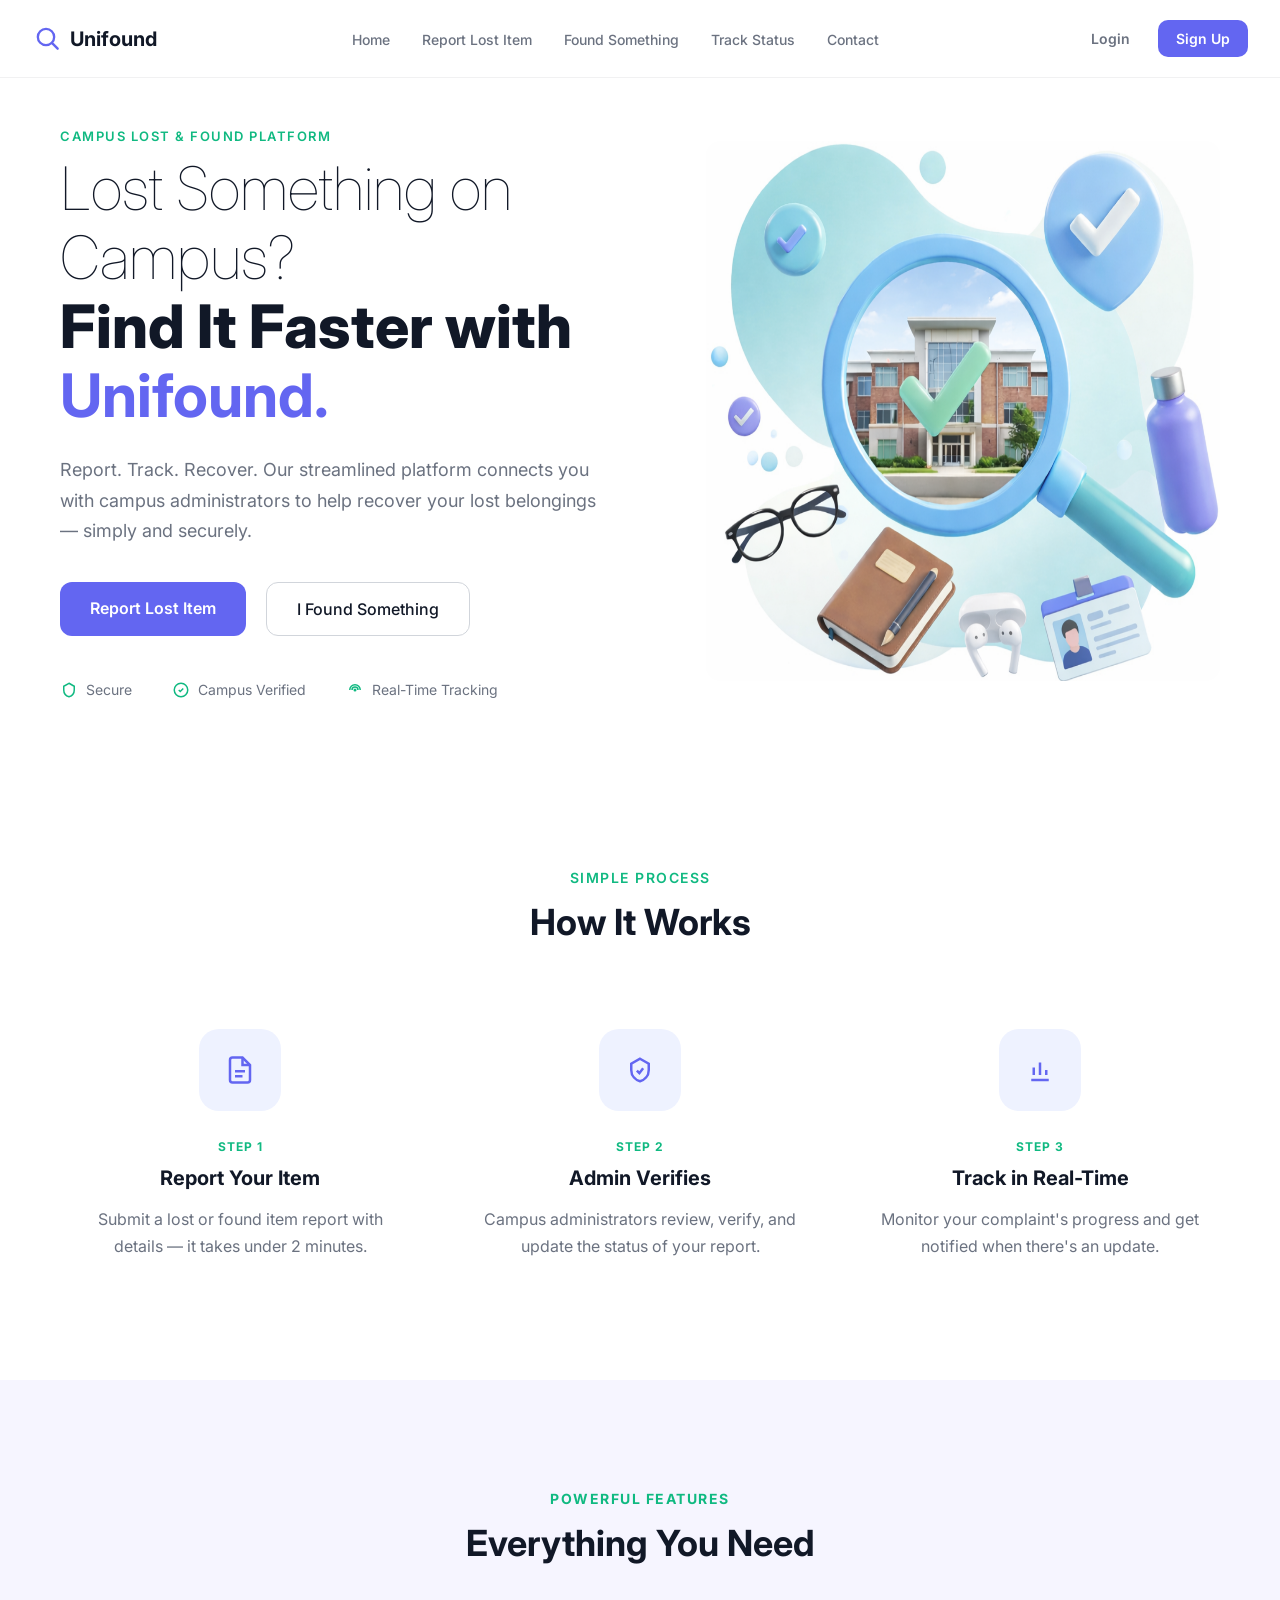
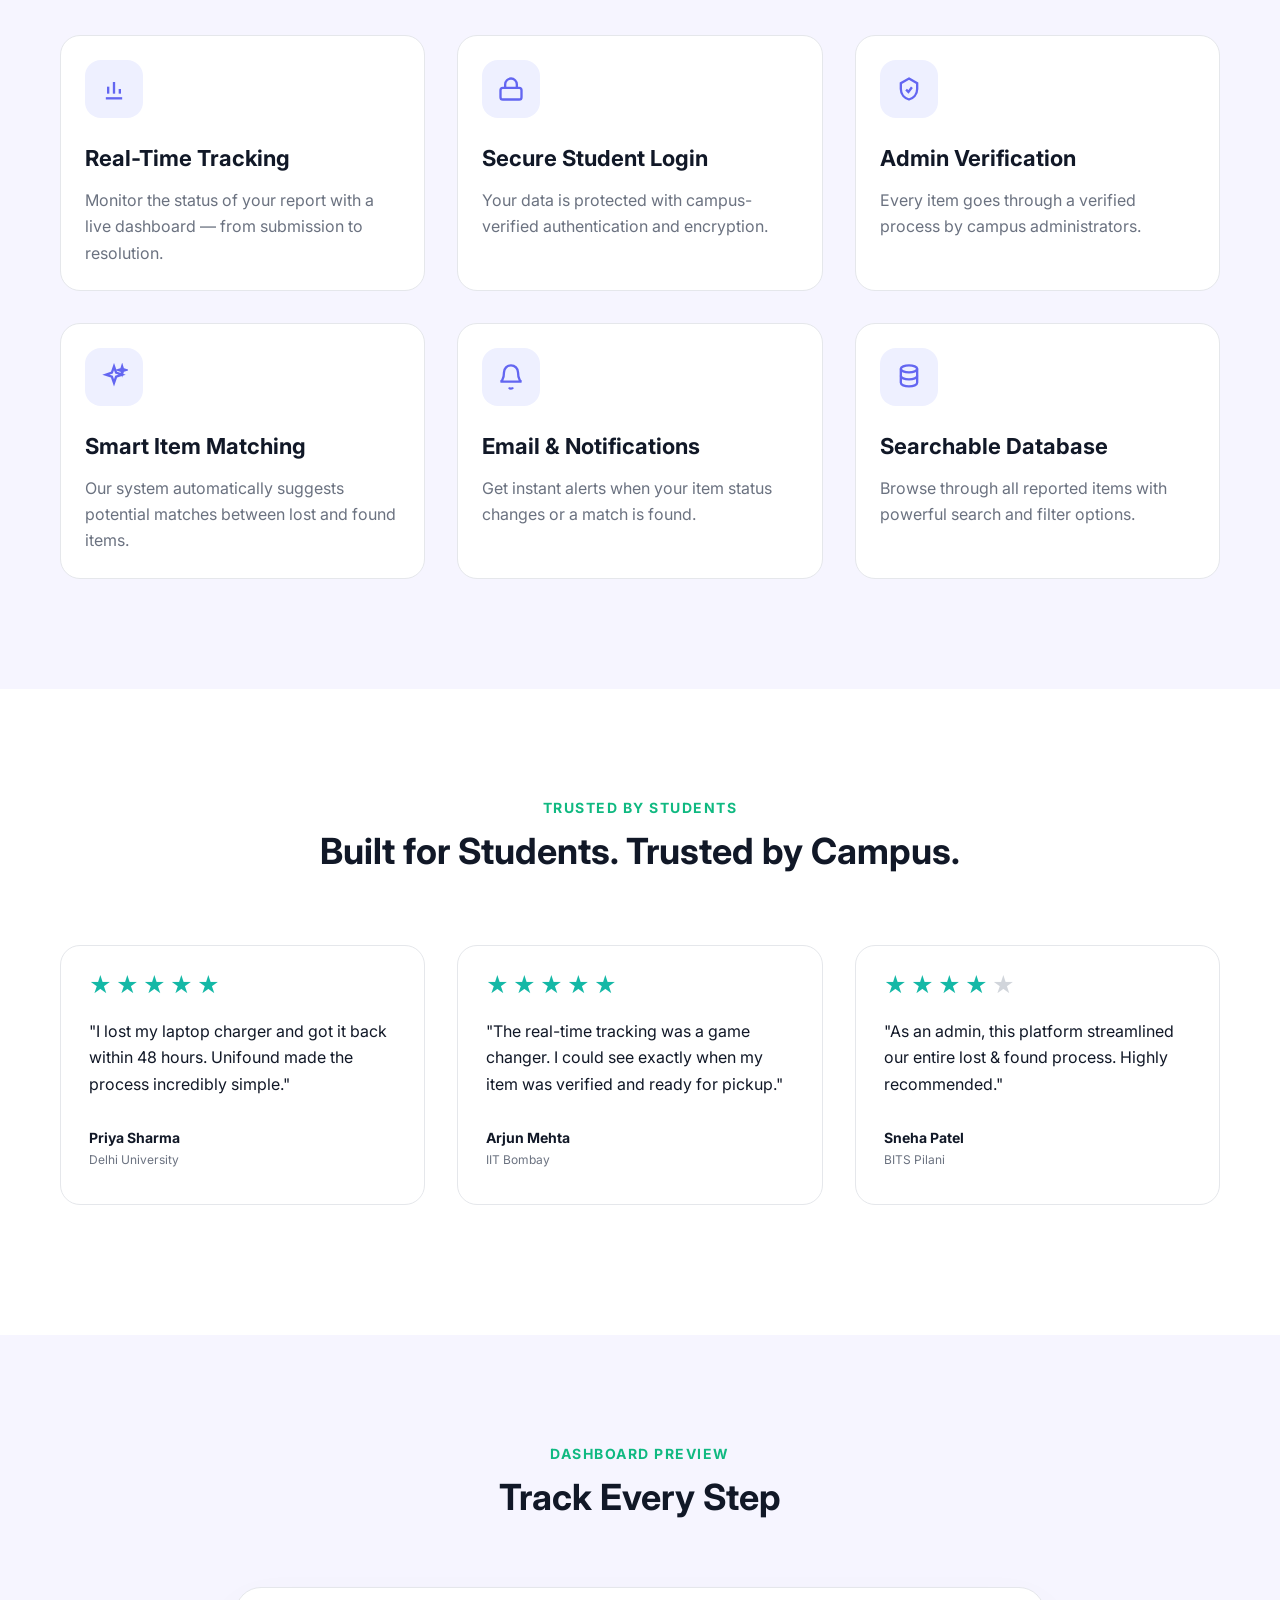
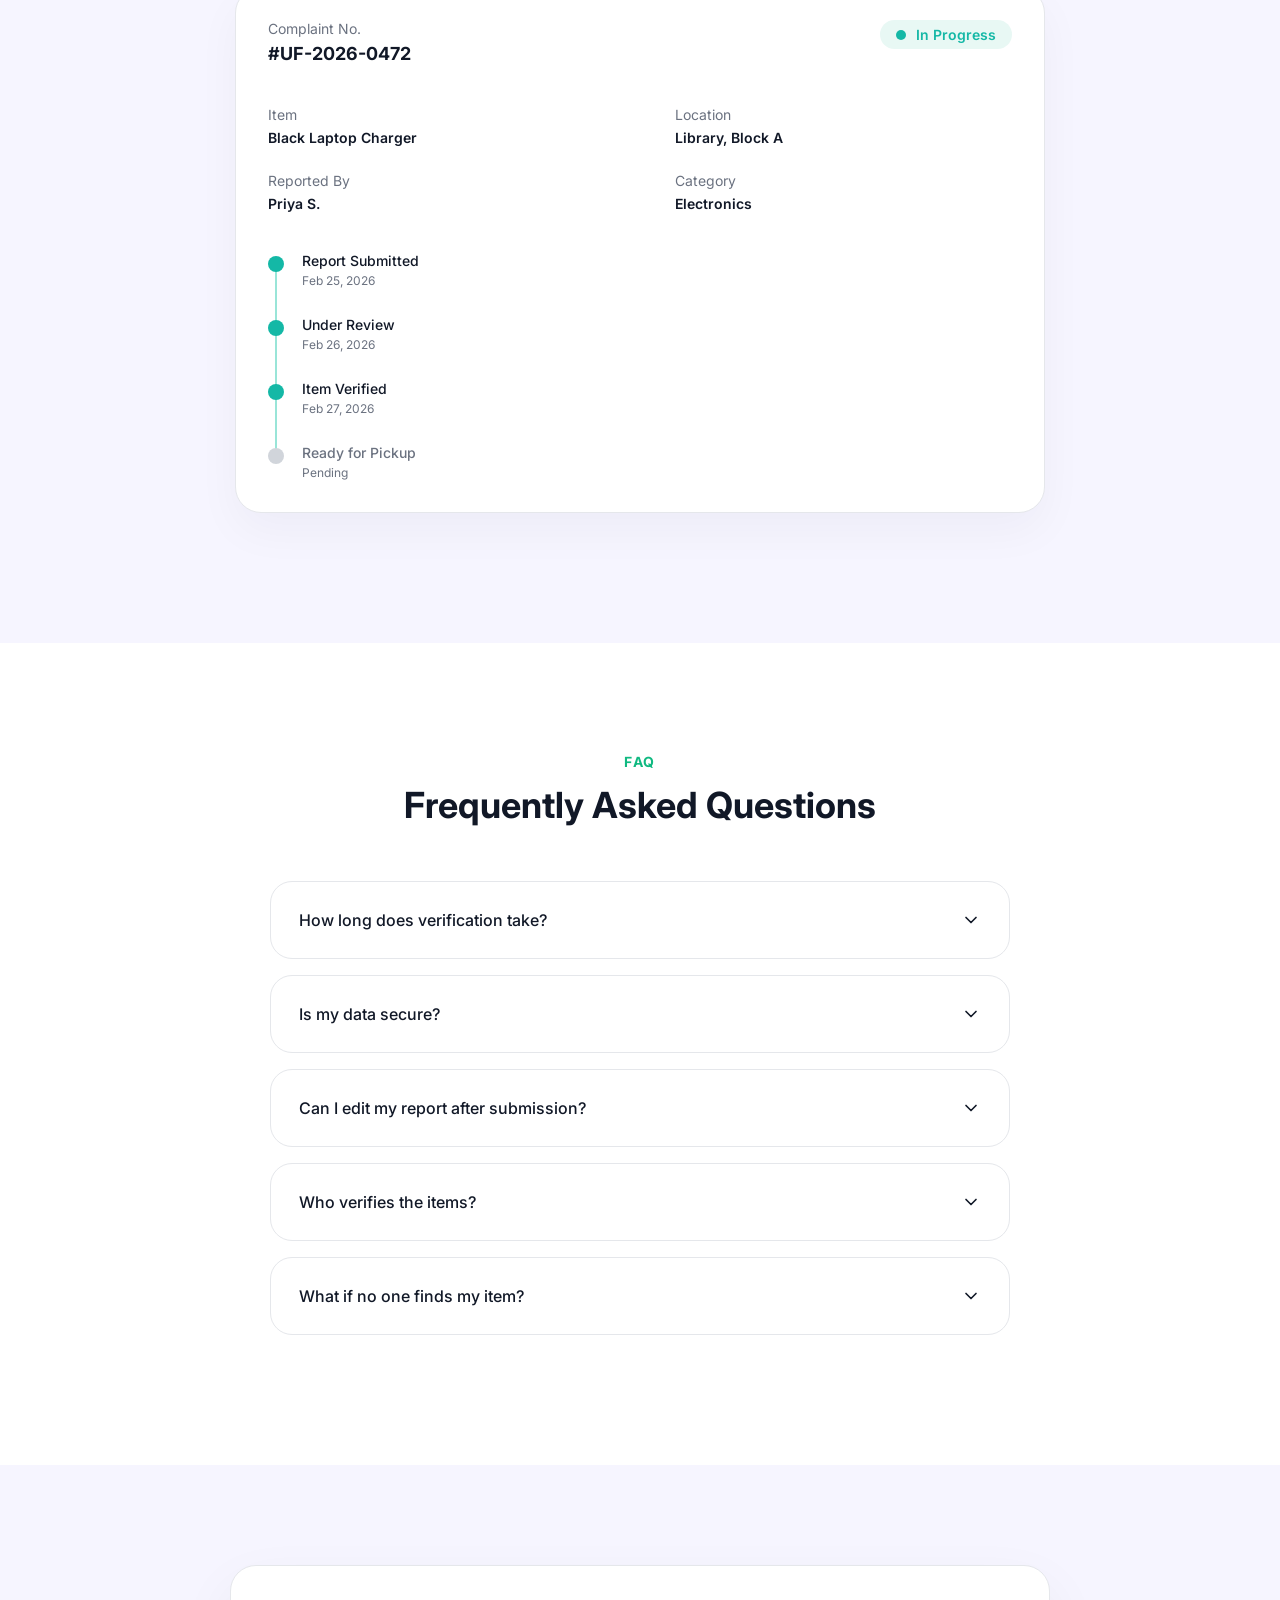
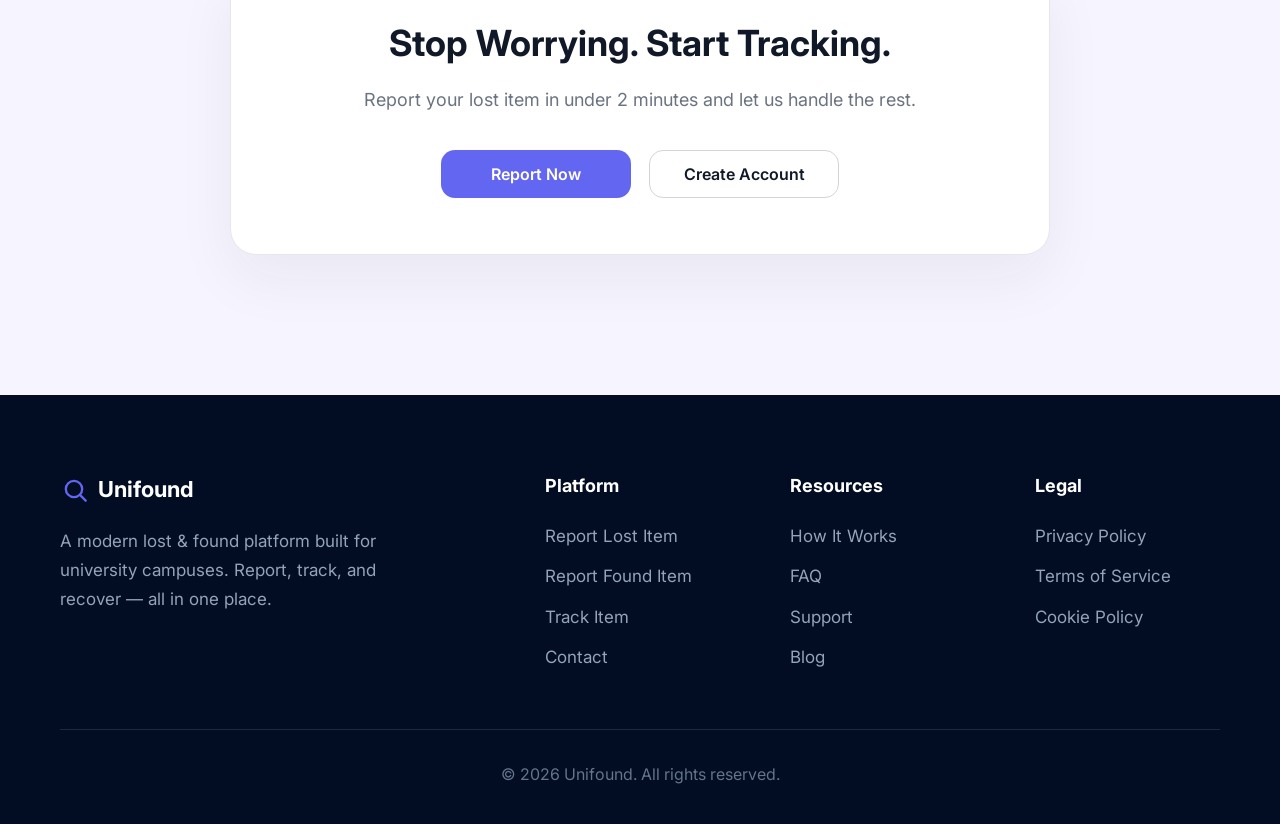
<file: index.html>
<!doctype html>
<html lang="en">
  <head>
    <meta charset="UTF-8" />
    <meta name="viewport" content="width=device-width, initial-scale=1.0" />
    <title>Document</title>
    <link
      href="https://fonts.googleapis.com/css2?family=Inter:wght@400;500;600;700&display=swap"
      rel="stylesheet"
    />
    <link rel="stylesheet" href="./css/index.css" />
  </head>
  <body>
    <nav class="navbar">
      <div class="nav-left">
        <div class="logo">
          <svg
            width="28"
            height="28"
            viewBox="0 0 24 24"
            fill="none"
            xmlns="http://www.w3.org/2000/svg"
          >
            <circle cx="12" cy="12" r="7" stroke="#6366F1" stroke-width="2" />
            <line
              x1="17.5"
              y1="17.5"
              x2="22"
              y2="22"
              stroke="#6366F1"
              stroke-width="2"
              stroke-linecap="round"
            />
          </svg>
        </div>
        <div class="logo-text">Unifound</div>
      </div>

      <input type="checkbox" id="menu-toggle" />

      <label for="menu-toggle" class="hamburger" aria-label="Toggle menu">
        <span></span>
        <span></span>
        <span></span>
      </label>

      <div class="mobile-menu">
        <div class="mobile-divider"></div>

        <ul class="nav-center">
          <li><a href="index.html">Home</a></li>
          <li><a href="lost.html">Report Lost Item</a></li>
          <li><a href="found.html">Found Something</a></li>
          <li><a href="track_item.html">Track Status</a></li>
          <li><a href="contact.html">Contact</a></li>
        </ul>

        <div class="mobile-divider"></div>

        <div class="nav-right">
          <a href="login.html" class="login">Login</a>
          <a href="login.html" class="signup-btn">Sign Up</a>
        </div>
      </div>
    </nav>
    <section id="home" class="hero">
      <div class="hero-container">
        <div class="hero-left">
          <p class="hero-badge">CAMPUS LOST & FOUND PLATFORM</p>

          <h1 class="hero-title">
            Lost Something on Campus?<br />
            <span class="bold">Find It Faster with</span>
            <span class="brand">Unifound.</span>
          </h1>

          <p class="hero-desc">
            Report. Track. Recover. Our streamlined platform connects you with
            campus administrators to help recover your lost belongings — simply
            and securely.
          </p>

          <div class="hero-buttons">
            <a href="lost.html" class="btn-primary">Report Lost Item</a>
            <a href="found.html" class="btn-secondary">I Found Something</a>
          </div>

          <div class="hero-features">
            <div class="feature-item">
              <svg
                width="18"
                height="18"
                fill="none"
                stroke="#10b981"
                stroke-width="2"
                viewBox="0 0 24 24"
              >
                <path d="M12 3l7 4v5c0 5-3.5 8-7 9-3.5-1-7-4-7-9V7l7-4z" />
              </svg>
              <span>Secure</span>
            </div>

            <div class="feature-item">
              <svg
                width="18"
                height="18"
                fill="none"
                stroke="#10b981"
                stroke-width="2"
                viewBox="0 0 24 24"
              >
                <circle cx="12" cy="12" r="9" />
                <path d="M9 12l2 2 4-4" />
              </svg>
              <span>Campus Verified</span>
            </div>

            <div class="feature-item">
              <svg
                width="18"
                height="18"
                fill="none"
                stroke="#10b981"
                stroke-width="2"
                viewBox="0 0 24 24"
              >
                <path d="M5 12a7 7 0 0 1 14 0" />
                <path d="M8 12a4 4 0 0 1 8 0" />
                <circle cx="12" cy="12" r="1" />
              </svg>
              <span>Real-Time Tracking</span>
            </div>
          </div>
        </div>

        <!-- RIGHT CONTENT -->
        <div class="hero-right">
          <div class="illustration-box">
            <img src="./images/Untitled design.png" alt="" />
          </div>
        </div>
      </div>
    </section>
    <section id="how-it-works" class="how-it-works">
      <div class="how-container">
        <p class="how-badge">SIMPLE PROCESS</p>
        <h2 class="how-title">How It Works</h2>

        <div class="steps">
          <div class="step-card">
            <div class="step-icon">
              <svg
                width="30"
                height="30"
                fill="none"
                stroke="#6366f1"
                stroke-width="2"
                viewBox="0 0 24 24"
              >
                <path
                  d="M14 2H6a2 2 0 0 0-2 2v16a2 2 0 0 0 2 2h12a2 2 0 0 0 2-2V8z"
                />
                <polyline points="14 2 14 8 20 8" />
                <line x1="8" y1="13" x2="16" y2="13" />
                <line x1="8" y1="17" x2="14" y2="17" />
              </svg>
            </div>
            <p class="step-label">STEP 1</p>
            <h3 class="step-title">Report Your Item</h3>
            <p class="step-desc">
              Submit a lost or found item report with details — it takes under 2
              minutes.
            </p>
          </div>

          <div class="step-card">
            <div class="step-icon">
              <svg
                width="30"
                height="30"
                fill="none"
                stroke="#6366f1"
                stroke-width="2"
                viewBox="0 0 24 24"
              >
                <path d="M12 3l7 4v5c0 5-3.5 8-7 9-3.5-1-7-4-7-9V7l7-4z" />
                <path d="M9.5 12.5l2 2 3-4" />
              </svg>
            </div>
            <p class="step-label">STEP 2</p>
            <h3 class="step-title">Admin Verifies</h3>
            <p class="step-desc">
              Campus administrators review, verify, and update the status of
              your report.
            </p>
          </div>

          <div class="step-card">
            <div class="step-icon">
              <svg
                width="30"
                height="30"
                fill="none"
                stroke="#6366f1"
                stroke-width="2"
                viewBox="0 0 24 24"
              >
                <line x1="5" y1="20" x2="19" y2="20" />
                <line x1="7" y1="16" x2="7" y2="10" />
                <line x1="12" y1="16" x2="12" y2="6" />
                <line x1="17" y1="16" x2="17" y2="12" />
              </svg>
            </div>
            <p class="step-label">STEP 3</p>
            <h3 class="step-title">Track in Real-Time</h3>
            <p class="step-desc">
              Monitor your complaint's progress and get notified when there's an
              update.
            </p>
          </div>
        </div>
      </div>
    </section>
    <section id="features" class="features-section">
      <div class="features-container">
        <p class="features-badge">POWERFUL FEATURES</p>
        <h2 class="features-title">Everything You Need</h2>

        <div class="features-grid">
          <div class="feature-card">
            <div class="feature-card-icon">
              <svg
                width="28"
                height="28"
                fill="none"
                stroke="#6366f1"
                stroke-width="2"
                viewBox="0 0 24 24"
              >
                <line x1="5" y1="20" x2="19" y2="20" />
                <line x1="7" y1="16" x2="7" y2="10" />
                <line x1="12" y1="16" x2="12" y2="6" />
                <line x1="17" y1="16" x2="17" y2="12" />
              </svg>
            </div>
            <h3 class="feature-card-title">Real-Time Tracking</h3>
            <p class="feature-card-desc">
              Monitor the status of your report with a live dashboard — from
              submission to resolution.
            </p>
          </div>

          <div class="feature-card">
            <div class="feature-card-icon">
              <svg
                width="28"
                height="28"
                fill="none"
                stroke="#6366f1"
                stroke-width="2"
                viewBox="0 0 24 24"
              >
                <rect x="3" y="11" width="18" height="10" rx="2" />
                <path d="M7 11V8a5 5 0 0 1 10 0v3" />
              </svg>
            </div>
            <h3 class="feature-card-title">Secure Student Login</h3>
            <p class="feature-card-desc">
              Your data is protected with campus-verified authentication and
              encryption.
            </p>
          </div>

          <div class="feature-card">
            <div class="feature-card-icon">
              <svg
                width="28"
                height="28"
                fill="none"
                stroke="#6366f1"
                stroke-width="2"
                viewBox="0 0 24 24"
              >
                <path d="M12 3l7 4v5c0 5-3.5 8-7 9-3.5-1-7-4-7-9V7l7-4z" />
                <path d="M9.5 12.5l2 2 3-4" />
              </svg>
            </div>
            <h3 class="feature-card-title">Admin Verification</h3>
            <p class="feature-card-desc">
              Every item goes through a verified process by campus
              administrators.
            </p>
          </div>

          <div class="feature-card">
            <div class="feature-card-icon">
              <svg
                width="28"
                height="28"
                fill="none"
                stroke="#6366f1"
                stroke-width="2"
                viewBox="0 0 24 24"
              >
                <path
                  d="M12 3l1.8 5.2L19 10l-5.2 1.8L12 17l-1.8-5.2L5 10l5.2-1.8L12 3z"
                />
                <path
                  d="M19 3l.7 2.3L22 6l-2.3.7L19 9l-.7-2.3L16 6l2.3-.7L19 3z"
                />
              </svg>
            </div>
            <h3 class="feature-card-title">Smart Item Matching</h3>
            <p class="feature-card-desc">
              Our system automatically suggests potential matches between lost
              and found items.
            </p>
          </div>

          <div class="feature-card">
            <div class="feature-card-icon">
              <svg
                width="28"
                height="28"
                fill="none"
                stroke="#6366f1"
                stroke-width="2"
                viewBox="0 0 24 24"
              >
                <path d="M18 8a6 6 0 1 0-12 0c0 7-3 8-3 8h18s-3-1-3-8" />
                <path d="M13.73 21a2 2 0 0 1-3.46 0" />
              </svg>
            </div>
            <h3 class="feature-card-title">Email & Notifications</h3>
            <p class="feature-card-desc">
              Get instant alerts when your item status changes or a match is
              found.
            </p>
          </div>

          <div class="feature-card">
            <div class="feature-card-icon">
              <svg
                width="28"
                height="28"
                fill="none"
                stroke="#6366f1"
                stroke-width="2"
                viewBox="0 0 24 24"
              >
                <ellipse cx="12" cy="5" rx="7" ry="3" />
                <path d="M5 5v6c0 1.7 3.1 3 7 3s7-1.3 7-3V5" />
                <path d="M5 11v6c0 1.7 3.1 3 7 3s7-1.3 7-3v-6" />
              </svg>
            </div>
            <h3 class="feature-card-title">Searchable Database</h3>
            <p class="feature-card-desc">
              Browse through all reported items with powerful search and filter
              options.
            </p>
          </div>
        </div>
      </div>
    </section>
    <section id="testimonials" class="testimonials-section">
      <div class="testimonials-container">
        <p class="testimonials-badge">TRUSTED BY STUDENTS</p>
        <h2 class="testimonials-title">
          Built for Students. Trusted by Campus.
        </h2>

        <div class="testimonials-grid">
          <div class="testimonial-card">
            <div class="testimonial-stars">
              <span>★</span>
              <span>★</span>
              <span>★</span>
              <span>★</span>
              <span>★</span>
            </div>

            <p class="testimonial-text">
              "I lost my laptop charger and got it back within 48 hours.
              Unifound made the process incredibly simple."
            </p>

            <div class="testimonial-user">
              <h4>Priya Sharma</h4>
              <p>Delhi University</p>
            </div>
          </div>

          <div class="testimonial-card">
            <div class="testimonial-stars">
              <span>★</span>
              <span>★</span>
              <span>★</span>
              <span>★</span>
              <span>★</span>
            </div>

            <p class="testimonial-text">
              "The real-time tracking was a game changer. I could see exactly
              when my item was verified and ready for pickup."
            </p>

            <div class="testimonial-user">
              <h4>Arjun Mehta</h4>
              <p>IIT Bombay</p>
            </div>
          </div>

          <div class="testimonial-card">
            <div class="testimonial-stars">
              <span>★</span>
              <span>★</span>
              <span>★</span>
              <span>★</span>
              <span class="star-muted">★</span>
            </div>

            <p class="testimonial-text">
              "As an admin, this platform streamlined our entire lost &amp;
              found process. Highly recommended."
            </p>

            <div class="testimonial-user">
              <h4>Sneha Patel</h4>
              <p>BITS Pilani</p>
            </div>
          </div>
        </div>
      </div>
    </section>
    <section class="dashboard-preview-section">
      <div class="dashboard-preview-container">
        <p class="dashboard-preview-badge">DASHBOARD PREVIEW</p>
        <h2 class="dashboard-preview-title">Track Every Step</h2>

        <div class="dashboard-card">
          <div class="dashboard-top">
            <div class="complaint-block">
              <p class="dashboard-label">Complaint No.</p>
              <h3 class="complaint-id">#UF-2026-0472</h3>
            </div>

            <div class="status-pill">
              <span class="status-dot"></span>
              <span>In Progress</span>
            </div>
          </div>

          <div class="dashboard-info-grid">
            <div class="info-group">
              <p class="dashboard-label">Item</p>
              <h4>Black Laptop Charger</h4>
            </div>

            <div class="info-group">
              <p class="dashboard-label">Location</p>
              <h4>Library, Block A</h4>
            </div>

            <div class="info-group">
              <p class="dashboard-label">Reported By</p>
              <h4>Priya S.</h4>
            </div>

            <div class="info-group">
              <p class="dashboard-label">Category</p>
              <h4>Electronics</h4>
            </div>
          </div>

          <div class="timeline">
            <div class="timeline-item completed">
              <div class="timeline-marker"></div>
              <div class="timeline-content">
                <h5>Report Submitted</h5>
                <p>Feb 25, 2026</p>
              </div>
            </div>

            <div class="timeline-item completed">
              <div class="timeline-marker"></div>
              <div class="timeline-content">
                <h5>Under Review</h5>
                <p>Feb 26, 2026</p>
              </div>
            </div>

            <div class="timeline-item completed">
              <div class="timeline-marker"></div>
              <div class="timeline-content">
                <h5>Item Verified</h5>
                <p>Feb 27, 2026</p>
              </div>
            </div>

            <div class="timeline-item pending">
              <div class="timeline-marker"></div>
              <div class="timeline-content">
                <h5>Ready for Pickup</h5>
                <p>Pending</p>
              </div>
            </div>
          </div>
        </div>
      </div>
    </section>
    <section class="faq-section" id="faq">
      <div class="faq-container">
        <p class="faq-badge">FAQ</p>
        <h2 class="faq-title">Frequently Asked Questions</h2>

        <div class="faq-list">
          <details class="faq-item">
            <summary>
              <span>How long does verification take?</span>
              <svg
                class="faq-chevron"
                width="20"
                height="20"
                viewBox="0 0 24 24"
                fill="none"
              >
                <path
                  d="M6 9l6 6 6-6"
                  stroke="currentColor"
                  stroke-width="2"
                  stroke-linecap="round"
                  stroke-linejoin="round"
                />
              </svg>
            </summary>
            <div class="faq-answer-wrap">
              <div class="faq-answer">
                Most items are reviewed and verified within 24–48 hours by
                campus administrators. You'll receive an email notification as
                soon as the status changes.
              </div>
            </div>
          </details>

          <details class="faq-item">
            <summary>
              <span>Is my data secure?</span>
              <svg
                class="faq-chevron"
                width="20"
                height="20"
                viewBox="0 0 24 24"
                fill="none"
              >
                <path
                  d="M6 9l6 6 6-6"
                  stroke="currentColor"
                  stroke-width="2"
                  stroke-linecap="round"
                  stroke-linejoin="round"
                />
              </svg>
            </summary>
            <div class="faq-answer-wrap">
              <div class="faq-answer">
                Yes. Your information is protected using secure authentication
                and is only accessible to authorized campus staff.
              </div>
            </div>
          </details>

          <details class="faq-item">
            <summary>
              <span>Can I edit my report after submission?</span>
              <svg
                class="faq-chevron"
                width="20"
                height="20"
                viewBox="0 0 24 24"
                fill="none"
              >
                <path
                  d="M6 9l6 6 6-6"
                  stroke="currentColor"
                  stroke-width="2"
                  stroke-linecap="round"
                  stroke-linejoin="round"
                />
              </svg>
            </summary>
            <div class="faq-answer-wrap">
              <div class="faq-answer">
                You can update certain details after submission depending on
                your report status and your campus verification process.
              </div>
            </div>
          </details>

          <details class="faq-item">
            <summary>
              <span>Who verifies the items?</span>
              <svg
                class="faq-chevron"
                width="20"
                height="20"
                viewBox="0 0 24 24"
                fill="none"
              >
                <path
                  d="M6 9l6 6 6-6"
                  stroke="currentColor"
                  stroke-width="2"
                  stroke-linecap="round"
                  stroke-linejoin="round"
                />
              </svg>
            </summary>
            <div class="faq-answer-wrap">
              <div class="faq-answer">
                Verified campus administrators or designated lost-and-found
                staff review and confirm item details.
              </div>
            </div>
          </details>

          <details class="faq-item">
            <summary>
              <span>What if no one finds my item?</span>
              <svg
                class="faq-chevron"
                width="20"
                height="20"
                viewBox="0 0 24 24"
                fill="none"
              >
                <path
                  d="M6 9l6 6 6-6"
                  stroke="currentColor"
                  stroke-width="2"
                  stroke-linecap="round"
                  stroke-linejoin="round"
                />
              </svg>
            </summary>
            <div class="faq-answer-wrap">
              <div class="faq-answer">
                Your report stays active in the system, and you'll be notified
                if a matching item is submitted later.
              </div>
            </div>
          </details>
        </div>
      </div>
    </section>
    <section id="contact" class="cta-section">
      <div class="cta-container">
        <div class="cta-card">
          <h2 class="cta-title">Stop Worrying. Start Tracking.</h2>
          <p class="cta-text">
            Report your lost item in under 2 minutes and let us handle the rest.
          </p>

          <div class="cta-buttons">
            <a href="#" class="cta-primary-btn">Report Now</a>
            <a href="#" class="cta-secondary-btn">Create Account</a>
          </div>
        </div>
      </div>
    </section>
    <footer class="site-footer">
      <div class="footer-container">
        <div class="footer-top">
          <div class="footer-brand">
            <div class="footer-logo">
              <svg
                width="28"
                height="28"
                viewBox="0 0 24 24"
                fill="none"
                xmlns="http://www.w3.org/2000/svg"
              >
                <circle
                  cx="12"
                  cy="12"
                  r="7"
                  stroke="#6366F1"
                  stroke-width="2"
                />
                <line
                  x1="17.5"
                  y1="17.5"
                  x2="22"
                  y2="22"
                  stroke="#6366F1"
                  stroke-width="2"
                  stroke-linecap="round"
                />
              </svg>
              <span>Unifound</span>
            </div>

            <p class="footer-desc">
              A modern lost &amp; found platform built for university campuses.
              Report, track, and recover — all in one place.
            </p>
          </div>

          <div class="footer-links">
            <div class="footer-column">
              <h4>Platform</h4>
              <a href="lost.html">Report Lost Item</a>
              <a href="found.html">Report Found Item</a>
              <a href="track_item.html">Track Item</a>
              <a href="contact.html">Contact</a>
            </div>

            <div class="footer-column">
              <h4>Resources</h4>
              <a href="#how-it-works">How It Works</a>
              <a href="#faq">FAQ</a>
              <a href="#contact">Support</a>
              <a href="#testimonials">Blog</a>
            </div>

            <div class="footer-column">
              <h4>Legal</h4>
              <a href="#">Privacy Policy</a>
              <a href="#">Terms of Service</a>
              <a href="#">Cookie Policy</a>
            </div>
          </div>
        </div>

        <div class="footer-divider"></div>

        <p class="footer-bottom">© 2026 Unifound. All rights reserved.</p>
      </div>
    </footer>
    <script src="js/auth.js"></script>
  </body>
</html>
</file>
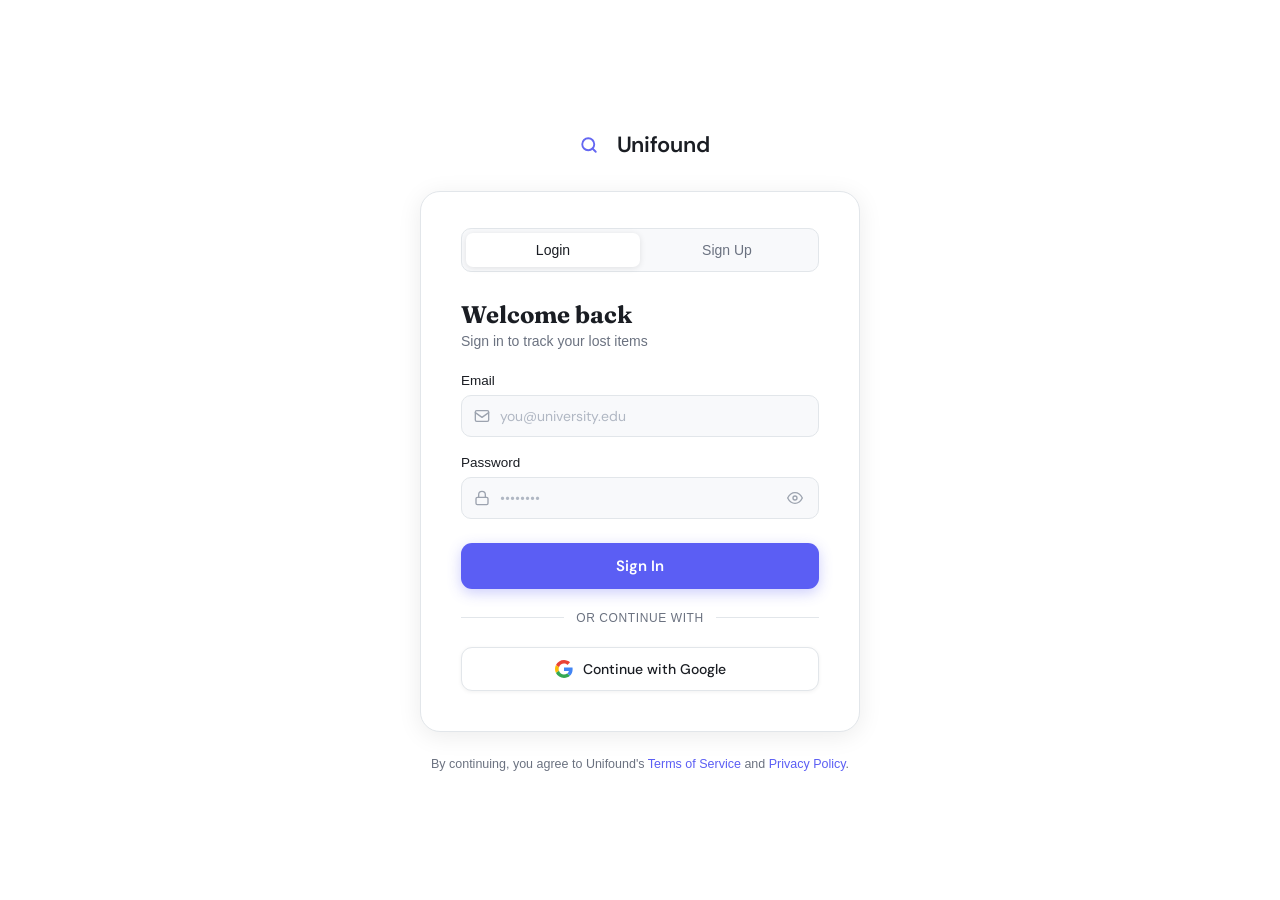
<file: admin.html>
<!DOCTYPE html>
<html lang="en">
<head>
  <meta charset="UTF-8">
  <meta name="viewport" content="width=device-width, initial-scale=1.0">
  <title>Admin Dashboard - Unifound</title>
  <link href="https://fonts.googleapis.com/css2?family=Inter:wght@400;500;600;700&display=swap" rel="stylesheet"/>
  <link rel="stylesheet" href="css/admin.css">
</head>
<body>
  <nav class="navbar">
    <div class="nav-left">
      <div class="logo">
        <svg width="28" height="28" viewBox="0 0 24 24" fill="none" xmlns="http://www.w3.org/2000/svg">
          <circle cx="12" cy="12" r="7" stroke="#6366F1" stroke-width="2"/>
          <line x1="17.5" y1="17.5" x2="22" y2="22" stroke="#6366F1" stroke-width="2" stroke-linecap="round"/>
        </svg>
      </div>
      <div class="logo-text">Unifound Admin</div>
    </div>

    <div class="nav-right">
      <span class="user-greeting">Hi, Admin</span>
      <a href="index.html" class="login">Back to Site</a>
      <button class="signup-btn" onclick="logout()">Logout</button>
    </div>
  </nav>

  <div class="admin-container">
    <!-- Analytics Cards -->
    <div class="analytics-grid">
      <div class="stat-card">
        <div class="stat-icon pending">
          <svg width="24" height="24" viewBox="0 0 24 24" fill="none" stroke="currentColor" stroke-width="2">
            <circle cx="12" cy="12" r="10"/>
            <polyline points="12 6 12 12 16 14"/>
          </svg>
        </div>
        <div class="stat-content">
          <div class="stat-value" id="pendingCount">0</div>
          <div class="stat-label">Pending Reports</div>
        </div>
      </div>

      <div class="stat-card">
        <div class="stat-icon lost">
          <svg width="24" height="24" viewBox="0 0 24 24" fill="none" stroke="currentColor" stroke-width="2">
            <circle cx="12" cy="12" r="10"/>
            <path d="M12 8v4l3 3"/>
          </svg>
        </div>
        <div class="stat-content">
          <div class="stat-value" id="lostCount">0</div>
          <div class="stat-label">Lost Items</div>
        </div>
      </div>

      <div class="stat-card">
        <div class="stat-icon found">
          <svg width="24" height="24" viewBox="0 0 24 24" fill="none" stroke="currentColor" stroke-width="2">
            <path d="M22 11.08V12a10 10 0 1 1-5.93-9.14"/>
            <polyline points="22 4 12 14.01 9 11.01"/>
          </svg>
        </div>
        <div class="stat-content">
          <div class="stat-value" id="foundCount">0</div>
          <div class="stat-label">Found Items</div>
        </div>
      </div>

      <div class="stat-card">
        <div class="stat-icon matched">
          <svg width="24" height="24" viewBox="0 0 24 24" fill="none" stroke="currentColor" stroke-width="2">
            <path d="M17 21v-2a4 4 0 0 0-4-4H5a4 4 0 0 0-4 4v2"/>
            <circle cx="9" cy="7" r="4"/>
            <path d="M23 21v-2a4 4 0 0 0-3-3.87"/>
            <path d="M16 3.13a4 4 0 0 1 0 7.75"/>
          </svg>
        </div>
        <div class="stat-content">
          <div class="stat-value" id="matchedCount">0</div>
          <div class="stat-label">Matched Items</div>
        </div>
      </div>
    </div>

    <!-- Tabs -->
    <div class="tabs">
      <button class="tab active" data-tab="pending">Pending Verification</button>
      <button class="tab" data-tab="lost">Lost Reports</button>
      <button class="tab" data-tab="found">Found Reports</button>
      <button class="tab" data-tab="matched">Matched Items</button>
      <button class="tab" data-tab="activity">Activity Log</button>
    </div>

    <!-- Search and Filter -->
    <div class="toolbar">
      <div class="search-box">
        <svg width="18" height="18" viewBox="0 0 24 24" fill="none" stroke="currentColor" stroke-width="2">
          <circle cx="11" cy="11" r="8"/>
          <line x1="21" y1="21" x2="16.65" y2="16.65"/>
        </svg>
        <input type="text" id="searchInput" placeholder="Search reports...">
      </div>
      <div class="filter-box">
        <select id="categoryFilter">
          <option value="">All Categories</option>
          <option value="Electronics">Electronics</option>
          <option value="Clothing">Clothing</option>
          <option value="Accessories">Accessories</option>
          <option value="Documents">Documents</option>
          <option value="Other">Other</option>
        </select>
        <select id="statusFilter">
          <option value="">All Status</option>
          <option value="pending">Pending</option>
          <option value="under_review">Under Review</option>
          <option value="match_found">Match Found</option>
          <option value="confirmed">Confirmed</option>
          <option value="rejected">Rejected</option>
          <option value="returned">Returned</option>
        </select>
      </div>
    </div>

    <!-- Reports Container -->
    <div class="reports-container" id="reportsContainer">
      <!-- Reports will be loaded here -->
    </div>

    <!-- Empty State -->
    <div class="empty-state" id="emptyState" style="display: none;">
      <svg width="64" height="64" viewBox="0 0 24 24" fill="none" stroke="#d1d5db" stroke-width="1.5">
        <circle cx="12" cy="12" r="10"/>
        <path d="M12 8v4l3 3"/>
      </svg>
      <h3>No reports found</h3>
      <p>There are no reports matching your criteria.</p>
    </div>
  </div>

  <!-- Match Review Modal -->
  <div class="modal" id="matchModal">
    <div class="modal-content">
      <div class="modal-header">
        <h2>Review Match</h2>
        <button class="close-btn" onclick="closeMatchModal()">&times;</button>
      </div>
      <div class="modal-body" id="matchModalBody">
        <!-- Match details will be loaded here -->
      </div>
      <div class="modal-footer">
        <button class="btn btn-reject" onclick="rejectMatch()">Reject Match</button>
        <button class="btn btn-confirm" onclick="confirmMatch()">Confirm Match</button>
      </div>
    </div>
  </div>

  <!-- Report Details Modal -->
  <div class="modal" id="reportModal">
    <div class="modal-content modal-large">
      <div class="modal-header">
        <h2>Report Details</h2>
        <button class="close-btn" onclick="closeReportModal()">&times;</button>
      </div>
      <div class="modal-body" id="reportModalBody">
        <!-- Report details will be loaded here -->
      </div>
    </div>
  </div>

  <script src="js/auth.js"></script>
  <script src="js/admin.js"></script>
  <script>
    // Require admin access
    document.addEventListener('DOMContentLoaded', function() {
      if (!window.auth.requireAdmin()) {
        return;
      }
      loadAdminData();
    });

    function logout() {
      window.auth.logout();
    }
  </script>
</body>
</html>
</file>
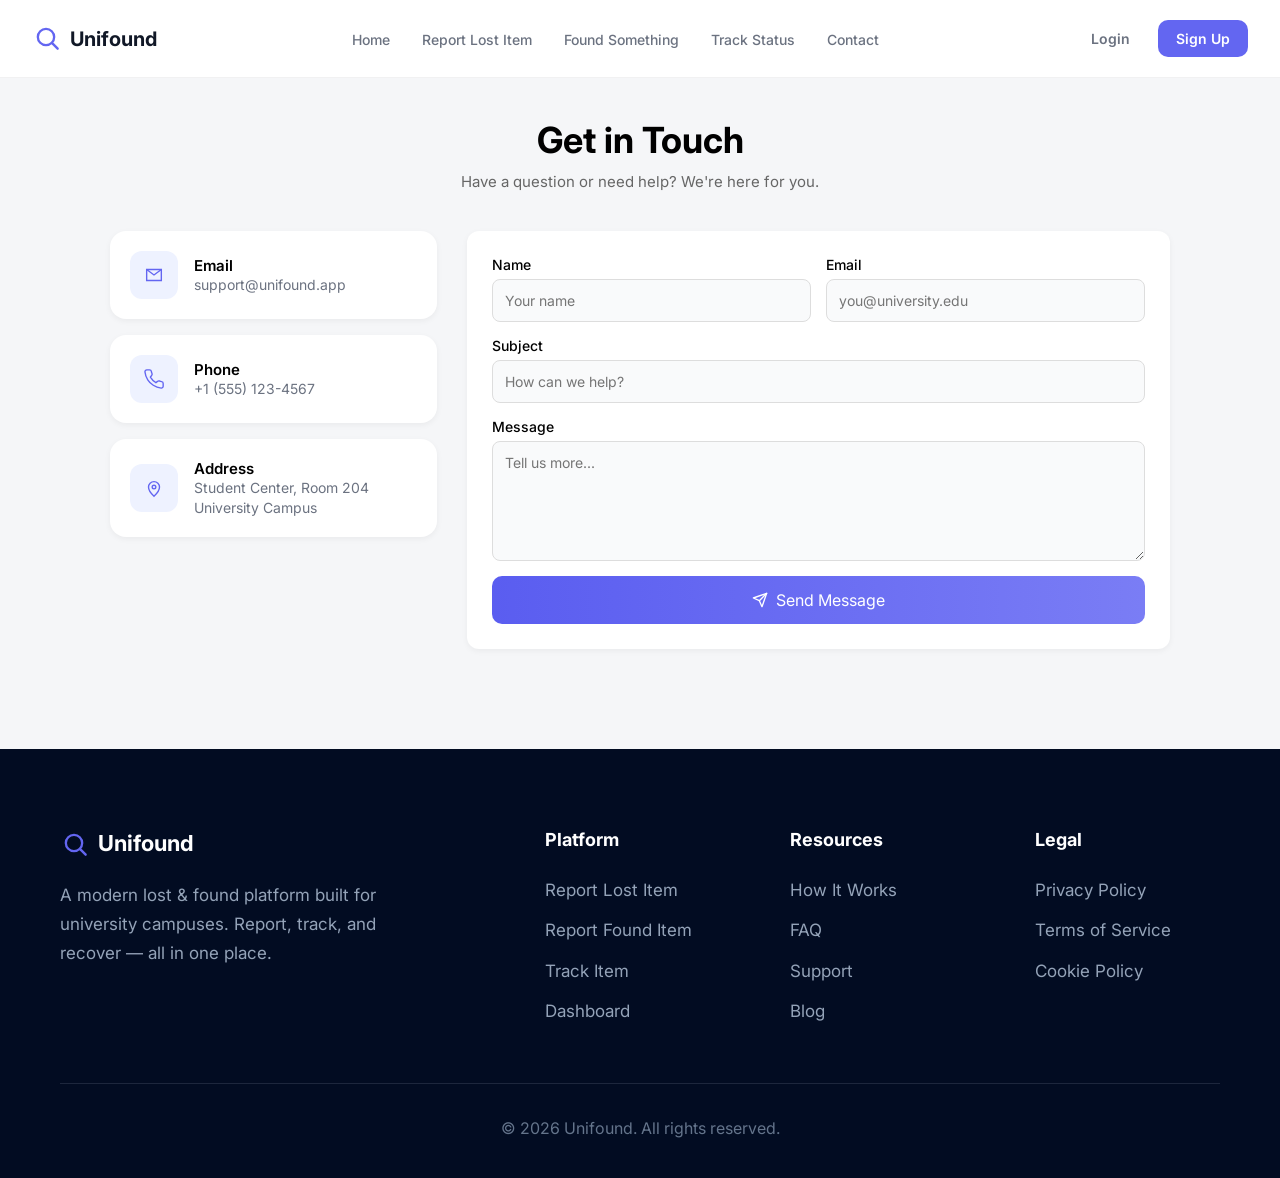
<file: contact.html>
<!DOCTYPE html>
<html lang="en">
<head>
  <meta charset="UTF-8">
  <meta name="viewport" content="width=device-width, initial-scale=1.0">
  <title>Contact Page</title>
  <link href="https://fonts.googleapis.com/css2?family=Inter:wght@400;500;600;700&display=swap" rel="stylesheet"/>
  <link rel="stylesheet" href="css/contact.css">
</head>

<body>
  <nav class="navbar">
      <div class="nav-left">
        <div class="logo">
          <svg
            width="28"
            height="28"
            viewBox="0 0 24 24"
            fill="none"
            xmlns="http://www.w3.org/2000/svg"
          >
            <circle cx="12" cy="12" r="7" stroke="#6366F1" stroke-width="2" />
            <line
              x1="17.5"
              y1="17.5"
              x2="22"
              y2="22"
              stroke="#6366F1"
              stroke-width="2"
              stroke-linecap="round"
            />
          </svg>
        </div>
        <div class="logo-text">Unifound</div>
      </div>

      <input type="checkbox" id="menu-toggle" />

      <label for="menu-toggle" class="hamburger" aria-label="Toggle menu">
        <span></span>
        <span></span>
        <span></span>
      </label>

      <div class="mobile-menu">
        <div class="mobile-divider"></div>

        <ul class="nav-center">
          <li><a href="index.html">Home</a></li>
          <li><a href="lost.html">Report Lost Item</a></li>
          <li><a href="found.html">Found Something</a></li>
          <li><a href="track_item.html">Track Status</a></li>
          <li><a href="contact.html">Contact</a></li>
        </ul>

        <div class="mobile-divider"></div>

        <div class="nav-right">
          <a href="login.html" class="login">Login</a>
          <a href="login.html" class="signup-btn">Sign Up</a>
        </div>
      </div>
    </nav>

  <div class="container">
    <div class="heading">
      <h1>Get in Touch</h1>
      <p>Have a question or need help? We're here for you.</p>
    </div>

    <div class="contact-wrapper">
      <!-- LEFT: stacked cards -->
      <div class="contact-cards">
        <div class="card">
          <div class="icon-box">
            <svg viewBox="0 0 24 24" fill="none">
              <path d="M4 6h16v12H4z" stroke="#6366f1" stroke-width="1.5"/>
              <path d="M4 6l8 6 8-6" stroke="#6366f1" stroke-width="1.5"/>
            </svg>
          </div>
          <div>
            <p class="title">Email</p>
            <p class="subtitle">support@unifound.app</p>
          </div>
        </div>

        <div class="card">
          <div class="icon-box">
            <svg viewBox="0 0 24 24" fill="none">
              <path d="M22 16.92v3a2 2 0 0 1-2.18 2
                19.86 19.86 0 0 1-8.63-3.07
                19.5 19.5 0 0 1-6-6
                19.86 19.86 0 0 1-3.07-8.67
                A2 2 0 0 1 4.11 2h3
                a2 2 0 0 1 2 1.72
                c.12.81.37 1.6.72 2.34
                a2 2 0 0 1-.45 2.11L8.09 9.91
                a16 16 0 0 0 6 6l1.74-1.29
                a2 2 0 0 1 2.11-.45
                c.74.35 1.53.6 2.34.72
                A2 2 0 0 1 22 16.92z"
                stroke="#6366f1" stroke-width="1.5"/>
            </svg>
          </div>
          <div>
            <p class="title">Phone</p>
            <p class="subtitle">+1 (555) 123-4567</p>
          </div>
        </div>

        <div class="card">
          <div class="icon-box">
            <svg viewBox="0 0 24 24" fill="none">
              <path d="M12 21s-6-5.33-6-10a6 6 0 1 1 12 0c0 4.67-6 10-6 10z"
                stroke="#6366f1" stroke-width="1.5"/>
              <circle cx="12" cy="11" r="2" stroke="#6366f1" stroke-width="1.5"/>
            </svg>
          </div>
          <div>
            <p class="title">Address</p>
            <p class="subtitle">Student Center, Room 204<br>University Campus</p>
          </div>
        </div>
      </div>

      <!-- RIGHT: form -->
      <div class="contact-form">
        <div class="form-row">
          <div class="form-group">
            <label>Name</label>
            <input type="text" placeholder="Your name">
          </div>
          <div class="form-group">
            <label>Email</label>
            <input type="email" placeholder="you@university.edu">
          </div>
        </div>
        <div class="form-group full">
          <label>Subject</label>
          <input type="text" placeholder="How can we help?">
        </div>
        <div class="form-group full">
          <label>Message</label>
          <textarea placeholder="Tell us more..."></textarea>
        </div>
        <button class="btn">
          <svg width="16" height="16" viewBox="0 0 24 24" fill="none" style="display:inline;vertical-align:middle;">
            <path d="M22 2L11 13" stroke="white" stroke-width="2" stroke-linecap="round" stroke-linejoin="round"/>
            <path d="M22 2L15 22L11 13L2 9L22 2Z" stroke="white" stroke-width="2" stroke-linecap="round" stroke-linejoin="round"/>
          </svg>
          Send Message
        </button>
      </div>
    </div>
  </div>

  <footer class="site-footer">
    <div class="footer-container">
      <div class="footer-top">
        <div class="footer-brand">
          <div class="footer-logo">
            <svg width="28" height="28" viewBox="0 0 24 24" fill="none" xmlns="http://www.w3.org/2000/svg">
              <circle cx="12" cy="12" r="7" stroke="#6366F1" stroke-width="2" />
              <line x1="17.5" y1="17.5" x2="22" y2="22" stroke="#6366F1" stroke-width="2" stroke-linecap="round" />
            </svg>
            <span>Unifound</span>
          </div>
          <p class="footer-desc">
            A modern lost &amp; found platform built for university campuses.
            Report, track, and recover — all in one place.
          </p>
        </div>

        <div class="footer-links">
          <div class="footer-column">
            <h4>Platform</h4>
            <a href="lost.html">Report Lost Item</a>
            <a href="found.html">Report Found Item</a>
            <a href="track_item.html">Track Item</a>
            <a href="#">Dashboard</a>
          </div>
          <div class="footer-column">
            <h4>Resources</h4>
            <a href="#">How It Works</a>
            <a href="#">FAQ</a>
            <a href="contact.html">Support</a>
            <a href="#">Blog</a>
          </div>
          <div class="footer-column">
            <h4>Legal</h4>
            <a href="#">Privacy Policy</a>
            <a href="#">Terms of Service</a>
            <a href="#">Cookie Policy</a>
          </div>
        </div>
      </div>

      <div class="footer-divider"></div>
      <p class="footer-bottom">© 2026 Unifound. All rights reserved.</p>
    </div>
  </footer>
  <script src="js/auth.js"></script>
</body>
</html>
</file>
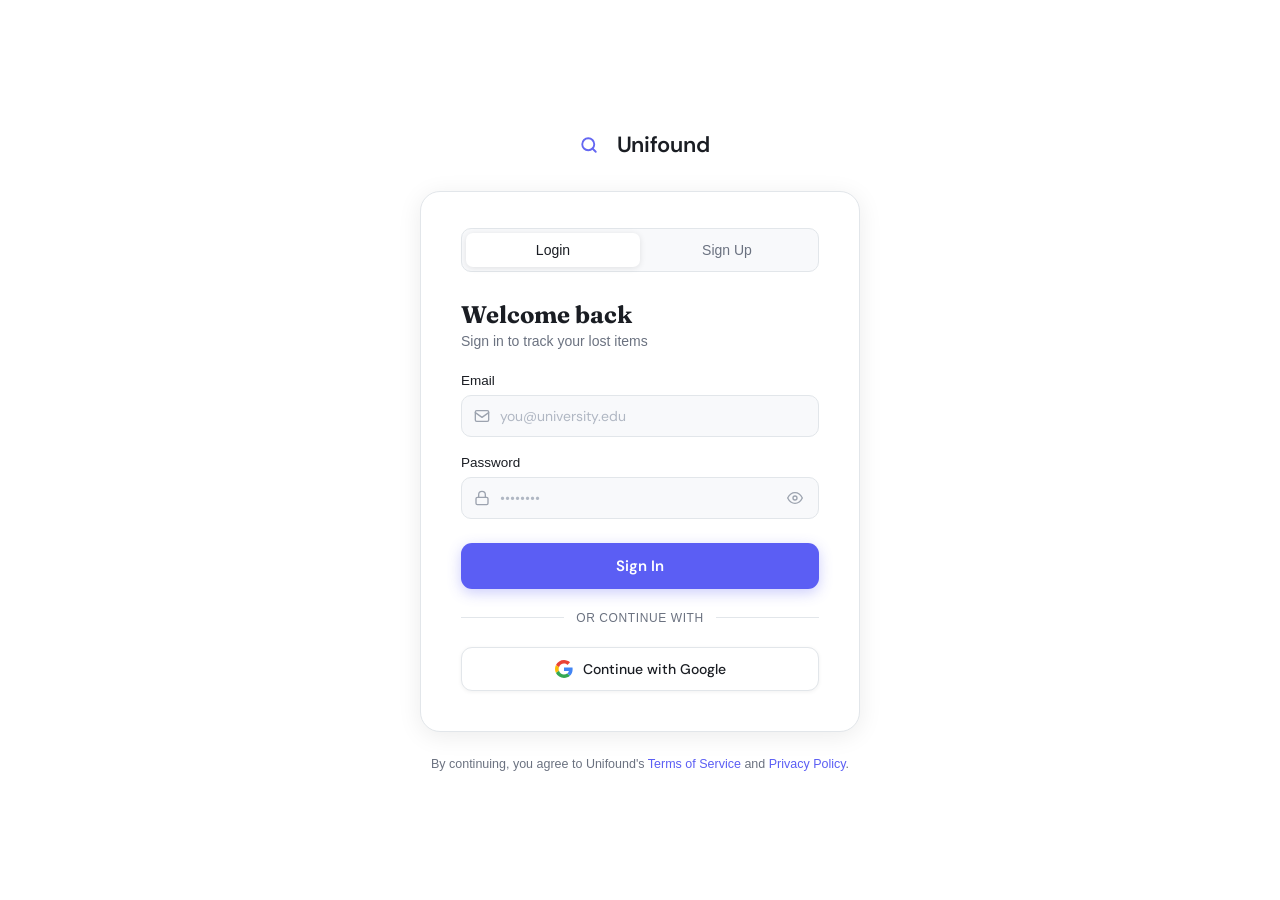
<file: found.html>
<!doctype html>
<html lang="en">
  <head>
    <meta charset="UTF-8" />
    <meta name="viewport" content="width=device-width, initial-scale=1.0" />
    <title>Report Found Item</title>
    <link
      href="https://fonts.googleapis.com/css2?family=Inter:wght@400;500;600;700&display=swap"
      rel="stylesheet"
    />
    <link rel="stylesheet" href="css/lost_found.css">
  </head>
  <body>
    <nav class="navbar">
      <div class="nav-left">
        <div class="logo">
          <svg
            width="28"
            height="28"
            viewBox="0 0 24 24"
            fill="none"
            xmlns="http://www.w3.org/2000/svg"
          >
            <circle cx="12" cy="12" r="7" stroke="#6366F1" stroke-width="2" />
            <line
              x1="17.5"
              y1="17.5"
              x2="22"
              y2="22"
              stroke="#6366F1"
              stroke-width="2"
              stroke-linecap="round"
            />
          </svg>
        </div>
        <div class="logo-text">Unifound</div>
      </div>

      <input type="checkbox" id="menu-toggle" />

      <label for="menu-toggle" class="hamburger" aria-label="Toggle menu">
        <span></span>
        <span></span>
        <span></span>
      </label>

      <div class="mobile-menu">
        <div class="mobile-divider"></div>

        <ul class="nav-center">
          <li><a href="index.html">Home</a></li>
          <li><a href="lost.html">Report Lost Item</a></li>
          <li><a href="found.html">Found Something</a></li>
          <li><a href="track_item.html">Track Status</a></li>
          <li><a href="contact.html">Contact</a></li>
        </ul>

        <div class="mobile-divider"></div>

        <div class="nav-right">
          <a href="login.html" class="login">Login</a>
          <a href="login.html" class="signup-btn">Sign Up</a>
        </div>
      </div>
    </nav>

    <div class="container">
      <a href="index.html" class="back"><- Back to Home</a>

      <div class="card">
        <h2>Report a Found Item</h2>
        <p class="subtitle">
          Great job! Fill in the details so the owner can be reunited with their item.
        </p>

        <form>
          <label>Item Name *</label>
          <input type="text" placeholder="e.g. Black laptop bag" required />
          <div class="select-wrapper">
          <label>Category *</label>
          <select required>
            <option value="">Select a category</option>
            <option>Electronics</option>
            <option>Clothing</option>
            <option>Accessories</option>
            <option>Documents</option>
            <option>Other</option>
          </select>
          </div>

          <label>Description</label>
          <textarea
            placeholder="Describe the item — color, brand, distinguishing features..."
          ></textarea>

          <div class="row">
            <div class="col">
              <label>Last Seen Location *</label>
              <input
                type="text"
                placeholder="e.g. Library, 2nd floor"
                required
              />
            </div>
            <div class="col">
              <label>Date Lost *</label>
              <input type="date" required min="1900-01-01" max="2099-12-31" />
            </div>
          </div>

          <div class="row">
            <div class="col">
              <label>Email *</label>
              <input type="email" placeholder="you@university.edu" required />
            </div>
            <div class="col">
              <label>Phone (optional)</label>
              <input type="tel" placeholder="+1 234 567 890" maxlength="10"/>
            </div>
          </div>

          <label>Photo (optional)</label>
          <div class="upload-box" id="uploadBox">
            Click to upload or drag & drop <br />
            <small>PNG, JPG up to 5MB</small>
            <input type="file" id="fileInput" hidden />
          </div>
          <p id="fileName"></p>

          <button type="submit">Submit Report</button>
        </form>
      </div>
    </div>

    <footer class="site-footer">
      <div class="footer-container">
        <div class="footer-top">
          <div class="footer-brand">
            <div class="footer-logo">
              <svg
                width="28"
                height="28"
                viewBox="0 0 24 24"
                fill="none"
                xmlns="http://www.w3.org/2000/svg"
              >
                <circle
                  cx="12"
                  cy="12"
                  r="7"
                  stroke="#6366F1"
                  stroke-width="2"
                />
                <line
                  x1="17.5"
                  y1="17.5"
                  x2="22"
                  y2="22"
                  stroke="#6366F1"
                  stroke-width="2"
                  stroke-linecap="round"
                />
              </svg>
              <span>Unifound</span>
            </div>

            <p class="footer-desc">
              A modern lost &amp; found platform built for university campuses.
              Report, track, and recover — all in one place.
            </p>
          </div>

          <div class="footer-links">
            <div class="footer-column">
              <h4>Platform</h4>
              <a href="lost.html">Report Lost Item</a>
              <a href="found.html">Report Found Item</a>
              <a href="track_item.html">Track Item</a>
              <a href="#">Dashboard</a>
            </div>

            <div class="footer-column">
              <h4>Resources</h4>
              <a href="#">How It Works</a>
              <a href="#">FAQ</a>
              <a href="#">Support</a>
              <a href="#">Blog</a>  
            </div>

            <div class="footer-column">
              <h4>Legal</h4>
              <a href="#">Privacy Policy</a>
              <a href="#">Terms of Service</a>
              <a href="#">Cookie Policy</a>
            </div>
          </div>
        </div>

        <div class="footer-divider"></div>

        <p class="footer-bottom">© 2026 Unifound. All rights reserved.</p>
      </div>
    </footer>
    <script src="js/auth.js"></script>
    <script src="js/found.js"></script>
    <script>
      // Require authentication for this page
      document.addEventListener('DOMContentLoaded', function() {
        if (!window.auth.requireAuth()) {
          return;
        }
      });
    </script>
  </body>
</html>
</file>
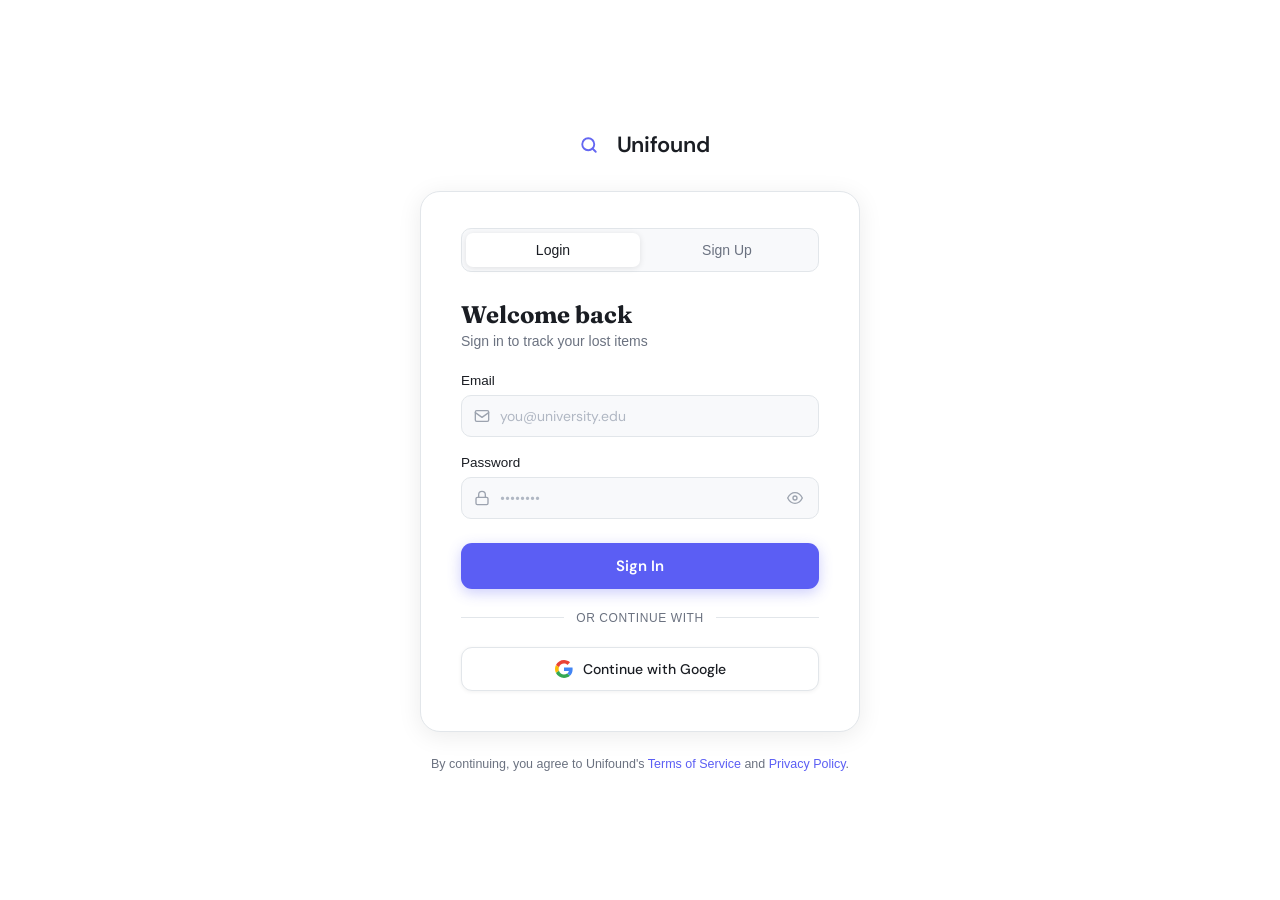
<file: login.html>
<!DOCTYPE html>
<html lang="en">
<head>
  <meta charset="UTF-8" />
  <meta name="viewport" content="width=device-width, initial-scale=1.0"/>
  <title>Login - Unifound</title>
  <link href="https://fonts.googleapis.com/css2?family=DM+Sans:wght@400;500;600&family=Fraunces:wght@700&display=swap" rel="stylesheet"/>
  <link rel="stylesheet" href="css/login.css">
</head>
<body>
  <div class="logo">
    <div class="logo-icon">
      <svg width="18" height="18" fill="none" stroke="currentColor" stroke-width="2.5" stroke-linecap="round" stroke-linejoin="round" viewBox="0 0 24 24">
        <circle cx="11" cy="11" r="8"/><line x1="21" y1="21" x2="16.65" y2="16.65"/>
      </svg>
    </div>
    <span class="logo-name">Unifound</span>
  </div>

  <div class="card">
    <div class="tabs">
      <div class="tab active" id="tab-login" onclick="switchTab('login')">Login</div>
      <div class="tab" id="tab-signup" onclick="switchTab('signup')">Sign Up</div>
    </div>

    <!-- Login Form -->
    <form id="loginForm">
      <h1 class="heading">Welcome back</h1>
      <p class="subtext">Sign in to track your lost items</p>

      <div class="field">
        <label for="loginEmail">Email</label>
        <div class="input-wrap">
          <span class="icon">
            <svg width="16" height="16" fill="none" stroke="currentColor" stroke-width="2" stroke-linecap="round" stroke-linejoin="round" viewBox="0 0 24 24">
              <rect x="2" y="4" width="20" height="16" rx="2"/>
              <path d="M2 7l10 7 10-7"/>
            </svg>
          </span>
          <input type="email" id="loginEmail" placeholder="you@university.edu" autocomplete="email" required/>
        </div>
      </div>

      <div class="field">
        <label for="loginPassword">Password</label>
        <div class="input-wrap">
          <span class="icon">
            <svg width="16" height="16" fill="none" stroke="currentColor" stroke-width="2" stroke-linecap="round" stroke-linejoin="round" viewBox="0 0 24 24">
              <rect x="3" y="11" width="18" height="11" rx="2" ry="2"/>
              <path d="M7 11V7a5 5 0 0 1 10 0v4"/>
            </svg>
          </span>
          <input type="password" id="loginPassword" placeholder="••••••••" autocomplete="current-password" required/>
          <button type="button" class="eye-btn" onclick="togglePwd('loginPassword')" aria-label="Toggle password visibility">
            <svg id="eye-icon-login" width="16" height="16" fill="none" stroke="currentColor" stroke-width="2" stroke-linecap="round" stroke-linejoin="round" viewBox="0 0 24 24">
              <path d="M1 12s4-8 11-8 11 8 11 8-4 8-11 8-11-8-11-8z"/>
              <circle cx="12" cy="12" r="3"/>
            </svg>
          </button>
        </div>
      </div>

      <button type="submit" class="btn-primary">Sign In</button>

      <div class="divider">or continue with</div>

      <button type="button" class="btn-google">
        <svg width="18" height="18" viewBox="0 0 48 48">
          <path fill="#EA4335" d="M24 9.5c3.54 0 6.71 1.22 9.21 3.6l6.85-6.85C35.9 2.38 30.47 0 24 0 14.62 0 6.51 5.38 2.56 13.22l7.98 6.19C12.43 13.72 17.74 9.5 24 9.5z"/>
          <path fill="#4285F4" d="M46.98 24.55c0-1.57-.15-3.09-.38-4.55H24v9.02h12.94c-.58 2.96-2.26 5.48-4.78 7.18l7.73 6c4.51-4.18 7.09-10.36 7.09-17.65z"/>
          <path fill="#FBBC05" d="M10.53 28.59c-.48-1.45-.76-2.99-.76-4.59s.27-3.14.76-4.59l-7.98-6.19C.92 16.46 0 20.12 0 24c0 3.88.92 7.54 2.56 10.78l7.97-6.19z"/>
          <path fill="#34A853" d="M24 48c6.48 0 11.93-2.13 15.89-5.81l-7.73-6c-2.18 1.48-4.97 2.31-8.16 2.31-6.26 0-11.57-4.22-13.47-9.91l-7.98 6.19C6.51 42.62 14.62 48 24 48z"/>
        </svg>
        Continue with Google
      </button>
    </form>

    <!-- Signup Form -->
    <form id="signupForm" style="display: none;">
      <h1 class="heading">Create account</h1>
      <p class="subtext">Join Unifound to report & find items</p>

      <div class="field">
        <label for="signupName">Full Name</label>
        <div class="input-wrap">
          <span class="icon">
            <svg width="16" height="16" fill="none" stroke="currentColor" stroke-width="2" stroke-linecap="round" stroke-linejoin="round" viewBox="0 0 24 24">
              <path d="M20 21v-2a4 4 0 0 0-4-4H8a4 4 0 0 0-4 4v2"/>
              <circle cx="12" cy="7" r="4"/>
            </svg>
          </span>
          <input type="text" id="signupName" placeholder="John Doe" autocomplete="name" required/>
        </div>
      </div>

      <div class="field">
        <label for="signupEmail">Email</label>
        <div class="input-wrap">
          <span class="icon">
            <svg width="16" height="16" fill="none" stroke="currentColor" stroke-width="2" stroke-linecap="round" stroke-linejoin="round" viewBox="0 0 24 24">
              <rect x="2" y="4" width="20" height="16" rx="2"/>
              <path d="M2 7l10 7 10-7"/>
            </svg>
          </span>
          <input type="email" id="signupEmail" placeholder="you@university.edu" autocomplete="email" required/>
        </div>
      </div>

      <div class="field">
        <label for="signupPassword">Password</label>
        <div class="input-wrap">
          <span class="icon">
            <svg width="16" height="16" fill="none" stroke="currentColor" stroke-width="2" stroke-linecap="round" stroke-linejoin="round" viewBox="0 0 24 24">
              <rect x="3" y="11" width="18" height="11" rx="2" ry="2"/>
              <path d="M7 11V7a5 5 0 0 1 10 0v4"/>
            </svg>
          </span>
          <input type="password" id="signupPassword" placeholder="••••••••" autocomplete="new-password" required minlength="6"/>
          <button type="button" class="eye-btn" onclick="togglePwd('signupPassword')" aria-label="Toggle password visibility">
            <svg id="eye-icon-signup" width="16" height="16" fill="none" stroke="currentColor" stroke-width="2" stroke-linecap="round" stroke-linejoin="round" viewBox="0 0 24 24">
              <path d="M1 12s4-8 11-8 11 8 11 8-4 8-11 8-11-8-11-8z"/>
              <circle cx="12" cy="12" r="3"/>
            </svg>
          </button>
        </div>
      </div>

      <div class="field">
        <label for="signupConfirmPassword">Confirm Password</label>
        <div class="input-wrap">
          <span class="icon">
            <svg width="16" height="16" fill="none" stroke="currentColor" stroke-width="2" stroke-linecap="round" stroke-linejoin="round" viewBox="0 0 24 24">
              <rect x="3" y="11" width="18" height="11" rx="2" ry="2"/>
              <path d="M7 11V7a5 5 0 0 1 10 0v4"/>
            </svg>
          </span>
          <input type="password" id="signupConfirmPassword" placeholder="••••••••" autocomplete="new-password" required minlength="6"/>
        </div>
      </div>

      <button type="submit" class="btn-primary">Sign Up</button>
    </form>
  </div>

  <p class="footer-text">
    By continuing, you agree to Unifound's <a href="#">Terms of Service</a> and <a href="#">Privacy Policy</a>.
  </p>

  <script src="js/auth.js"></script>
  <script>
    function togglePwd(inputId) {
      const inp = document.getElementById(inputId);
      const icon = document.getElementById('eye-icon-' + inputId.replace('Password', ''));
      if (inp.type === 'password') {
        inp.type = 'text';
        icon.innerHTML = `<path d="M17.94 17.94A10.07 10.07 0 0 1 12 20c-7 0-11-8-11-8a18.45 18.45 0 0 1 5.06-5.94"/><path d="M9.9 4.24A9.12 9.12 0 0 1 12 4c7 0 11 8 11 8a18.5 18.5 0 0 1-2.16 3.19"/><line x1="1" y1="1" x2="23" y2="23"/>`;
      } else {
        inp.type = 'password';
        icon.innerHTML = `<path d="M1 12s4-8 11-8 11 8 11 8-4 8-11 8-11-8-11-8z"/><circle cx="12" cy="12" r="3"/>`;
      }
    }

    function switchTab(tab) {
      document.getElementById('tab-login').classList.toggle('active', tab === 'login');
      document.getElementById('tab-signup').classList.toggle('active', tab === 'signup');

      if (tab === 'login') {
        document.getElementById('loginForm').style.display = 'block';
        document.getElementById('signupForm').style.display = 'none';
      } else {
        document.getElementById('loginForm').style.display = 'none';
        document.getElementById('signupForm').style.display = 'block';
      }
    }

    // Login form submission
    document.getElementById('loginForm').addEventListener('submit', function(e) {
      e.preventDefault();
      const email = document.getElementById('loginEmail').value.trim();
      const password = document.getElementById('loginPassword').value;

      const result = window.auth.login(email, password);

      if (result.success) {
        showToast('Login successful!', 'success');
        setTimeout(() => window.auth.redirectToIntended(), 500);
      } else {
        showToast(result.message, 'error');
      }
    });

    // Signup form submission
    document.getElementById('signupForm').addEventListener('submit', function(e) {
      e.preventDefault();
      const name = document.getElementById('signupName').value.trim();
      const email = document.getElementById('signupEmail').value.trim();
      const password = document.getElementById('signupPassword').value;
      const confirmPassword = document.getElementById('signupConfirmPassword').value;

      if (password !== confirmPassword) {
        showToast('Passwords do not match', 'error');
        return;
      }

      if (password.length < 6) {
        showToast('Password must be at least 6 characters', 'error');
        return;
      }

      const result = window.auth.signup(name, email, password);

      if (result.success) {
        showToast('Account created successfully!', 'success');
        setTimeout(() => window.auth.redirectToIntended(), 500);
      } else {
        showToast(result.message, 'error');
      }
    });

    // Toast notification
    function showToast(message, type = 'info') {
      const toast = document.createElement('div');
      toast.className = `toast toast-${type}`;
      toast.textContent = message;
      toast.style.cssText = `
        position: fixed;
        top: 20px;
        right: 20px;
        padding: 12px 24px;
        border-radius: 8px;
        color: white;
        font-size: 14px;
        z-index: 10000;
        animation: slideIn 0.3s ease;
        ${type === 'error' ? 'background: #ef4444;' : 'background: #10b981;'}
      `;
      document.body.appendChild(toast);

      setTimeout(() => {
        toast.style.animation = 'slideOut 0.3s ease';
        setTimeout(() => toast.remove(), 300);
      }, 3000);
    }

    // Add animation styles
    const style = document.createElement('style');
    style.textContent = `
      @keyframes slideIn {
        from { transform: translateX(100%); opacity: 0; }
        to { transform: translateX(0); opacity: 1; }
      }
      @keyframes slideOut {
        from { transform: translateX(0); opacity: 1; }
        to { transform: translateX(100%); opacity: 0; }
      }
    `;
    document.head.appendChild(style);

    // Check if already logged in
    if (window.auth && window.auth.isAuthenticated()) {
      window.auth.redirectToIntended();
    }
  </script>
</body>
</html>
</file>
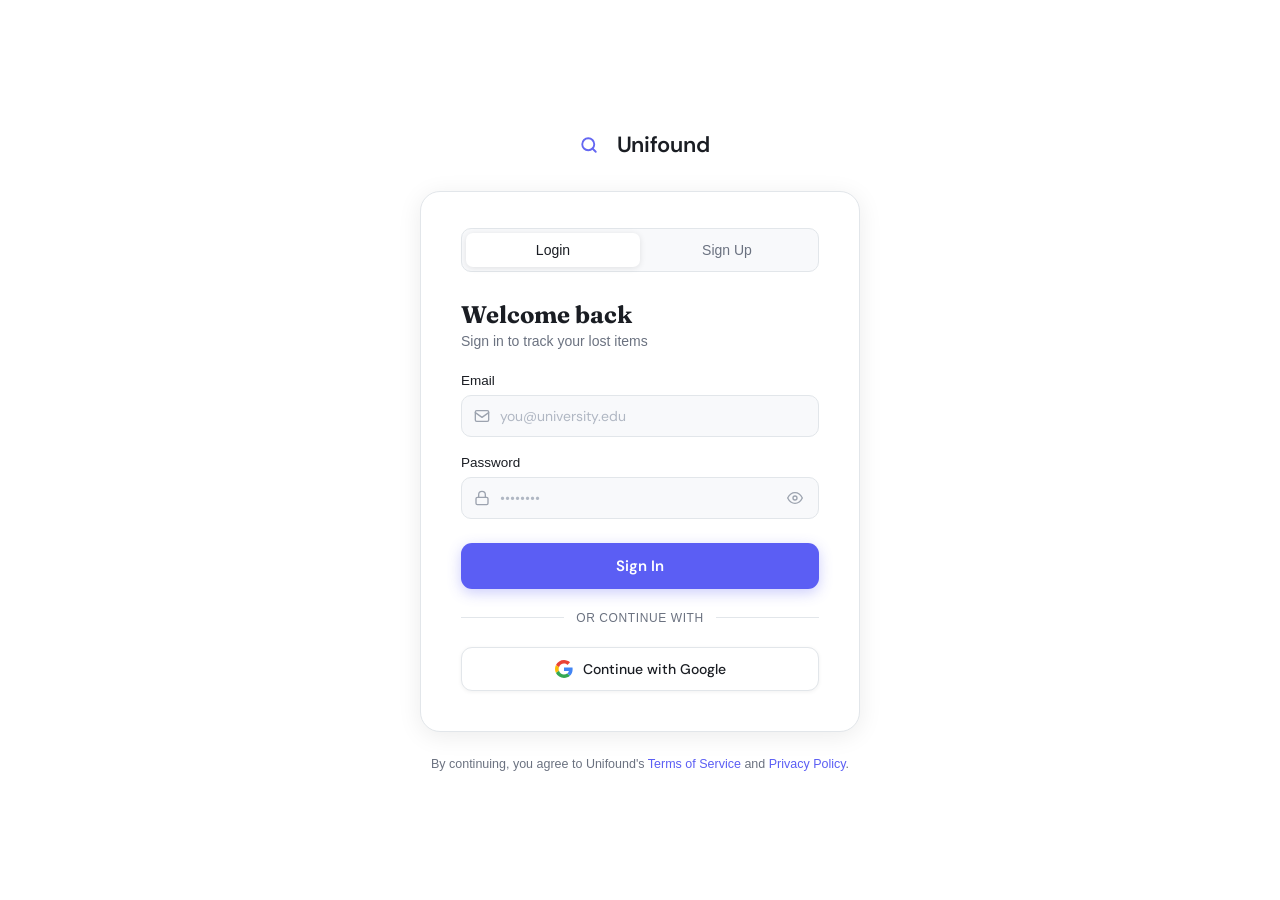
<file: lost.html>
<!doctype html>
<html lang="en">
  <head>
    <meta charset="UTF-8" />
    <meta name="viewport" content="width=device-width, initial-scale=1.0" />
    <title>Report Lost Item</title>
    <link
      href="https://fonts.googleapis.com/css2?family=Inter:wght@400;500;600;700&display=swap"
      rel="stylesheet"
    />
    <link rel="stylesheet" href="css/lost_found.css" />
  </head>

  <body>
    <nav class="navbar">
      <div class="nav-left">
        <div class="logo">
          <svg
            width="28"
            height="28"
            viewBox="0 0 24 24"
            fill="none"
            xmlns="http://www.w3.org/2000/svg"
          >
            <circle cx="12" cy="12" r="7" stroke="#6366F1" stroke-width="2" />
            <line
              x1="17.5"
              y1="17.5"
              x2="22"
              y2="22"
              stroke="#6366F1"
              stroke-width="2"
              stroke-linecap="round"
            />
          </svg>
        </div>
        <div class="logo-text">Unifound</div>
      </div>

      <input type="checkbox" id="menu-toggle" />

      <label for="menu-toggle" class="hamburger" aria-label="Toggle menu">
        <span></span>
        <span></span>
        <span></span>
      </label>

      <div class="mobile-menu">
        <div class="mobile-divider"></div>

        <ul class="nav-center">
          <li><a href="index.html">Home</a></li>
          <li><a href="lost.html">Report Lost Item</a></li>
          <li><a href="found.html">Found Something</a></li>
          <li><a href="track_item.html">Track Status</a></li>
          <li><a href="contact.html">Contact</a></li>
        </ul>

        <div class="mobile-divider"></div>

        <div class="nav-right">
          <a href="login.html" class="login">Login</a>
          <a href="login.html" class="signup-btn">Sign Up</a>
        </div>
      </div>
    </nav>

    <div class="container">
      <a href="index.html" class="back"><- Back to Home</a>

      <div class="card">
        <h2>Report a Lost Item</h2>
        <p class="subtitle">
          Fill in the details below. The more info you provide, the faster we
          can help.
        </p>

        <form>
          <label>Item Name *</label>
          <input type="text" placeholder="e.g. Black laptop bag" required />
          <div class="select-wrapper">
          <label>Category *</label>
          <select required>
            <option value="">Select a category</option>
            <option>Electronics</option>
            <option>Clothing</option>
            <option>Accessories</option>
            <option>Documents</option>
            <option>Other</option>
          </select>
          </div>
          <label>Description</label>
          <textarea
            placeholder="Describe the item — color, brand, distinguishing features..."
          ></textarea>

          <div class="row">
            <div class="col">
              <label>Last Seen Location *</label>
              <input
                type="text"
                placeholder="e.g. Library, 2nd floor"
                required
              />
            </div>
            <div class="col">
              <label>Date Lost *</label>
              <input type="date" required min="1900-01-01" max="2099-12-31" />
            </div>
          </div>

          <div class="row">
            <div class="col">
              <label>Email *</label>
              <input type="email" placeholder="you@university.edu" required />
            </div>
            <div class="col">
              <label>Phone (optional)</label>
              <input type="tel" placeholder="+1 234 567 890" maxlength="10"/>
            </div>
          </div>

          <label>Photo (optional)</label>
          <div class="upload-box" id="uploadBox">
            Click to upload or drag & drop <br />
            <small>PNG, JPG up to 5MB</small>
            <input type="file" id="fileInput" hidden />
          </div>
          <p id="fileName"></p>

          <button type="submit">Submit Report</button>
        </form>
      </div>
    </div>

    <footer class="site-footer">
      <div class="footer-container">
        <div class="footer-top">
          <div class="footer-brand">
            <div class="footer-logo">
              <svg
                width="28"
                height="28"
                viewBox="0 0 24 24"
                fill="none"
                xmlns="http://www.w3.org/2000/svg"
              >
                <circle
                  cx="12"
                  cy="12"
                  r="7"
                  stroke="#6366F1"
                  stroke-width="2"
                />
                <line
                  x1="17.5"
                  y1="17.5"
                  x2="22"
                  y2="22"
                  stroke="#6366F1"
                  stroke-width="2"
                  stroke-linecap="round"
                />
              </svg>
              <span>Unifound</span>
            </div>

            <p class="footer-desc">
              A modern lost &amp; found platform built for university campuses.
              Report, track, and recover — all in one place.
            </p>
          </div>

          <div class="footer-links">
            <div class="footer-column">
              <h4>Platform</h4>
              <a href="lost.html">Report Lost Item</a>
              <a href="found.html">Report Found Item</a>
              <a href="track_item.html">Track Item</a>
              <a href="#">Dashboard</a>
            </div>

            <div class="footer-column">
              <h4>Resources</h4>
              <a href="#">How It Works</a>
              <a href="#">FAQ</a>
              <a href="#">Support</a>
              <a href="#">Blog</a>
            </div>

            <div class="footer-column">
              <h4>Legal</h4>
              <a href="#">Privacy Policy</a>
              <a href="#">Terms of Service</a>
              <a href="#">Cookie Policy</a>
            </div>
          </div>
        </div>

        <div class="footer-divider"></div>

        <p class="footer-bottom">© 2026 Unifound. All rights reserved.</p>
      </div>
    </footer>
    <script src="js/auth.js"></script>
    <script src="js/lost.js"></script>
    <script>
      // Require authentication for this page
      document.addEventListener('DOMContentLoaded', function() {
        if (!window.auth.requireAuth()) {
          return;
        }
      });
    </script>
  </body>
</html>
</file>
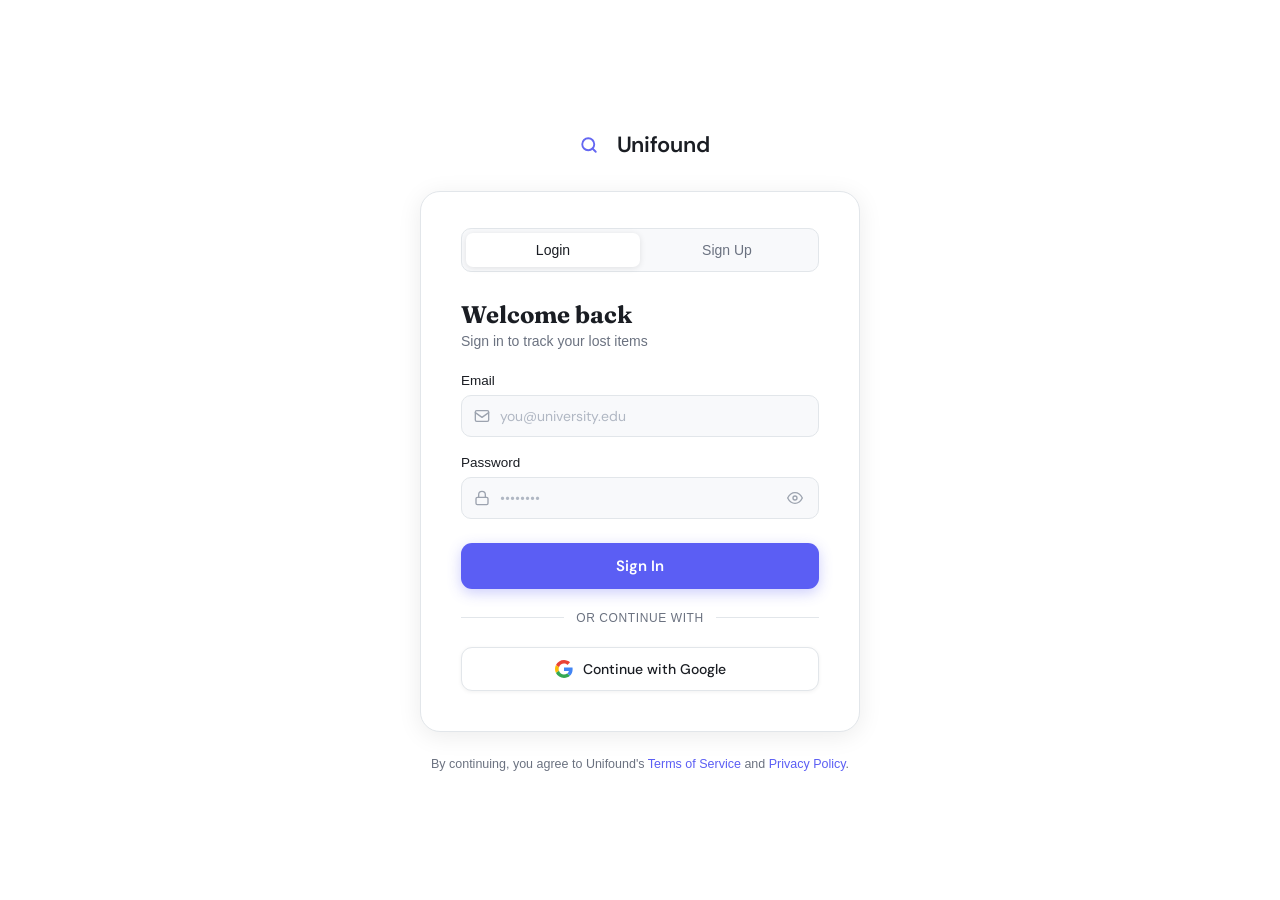
<file: track_item.html>
<!doctype html>
<html lang="en">
  <head>
    <meta charset="UTF-8" />
    <meta name="viewport" content="width=device-width, initial-scale=1.0" />
    <title>Track Your Item - Unifound</title>
    <link href="https://fonts.googleapis.com/css2?family=Inter:wght@400;500;600;700&display=swap" rel="stylesheet" />
    <link rel="stylesheet" href="css/track.css" />
  </head>

  <body>
    <nav class="navbar">
      <div class="nav-left">
        <div class="logo">
          <svg
            width="28"
            height="28"
            viewBox="0 0 24 24"
            fill="none"
            xmlns="http://www.w3.org/2000/svg"
          >
            <circle cx="12" cy="12" r="7" stroke="#6366F1" stroke-width="2" />
            <line
              x1="17.5"
              y1="17.5"
              x2="22"
              y2="22"
              stroke="#6366F1"
              stroke-width="2"
              stroke-linecap="round"
            />
          </svg>
        </div>
        <div class="logo-text">Unifound</div>
      </div>

      <input type="checkbox" id="menu-toggle" />

      <label for="menu-toggle" class="hamburger" aria-label="Toggle menu">
        <span></span>
        <span></span>
        <span></span>
      </label>

      <div class="mobile-menu">
        <div class="mobile-divider"></div>

        <ul class="nav-center">
          <li><a href="index.html">Home</a></li>
          <li><a href="lost.html">Report Lost Item</a></li>
          <li><a href="found.html">Found Something</a></li>
          <li><a href="track_item.html">Track Status</a></li>
          <li><a href="contact.html">Contact</a></li>
        </ul>

        <div class="mobile-divider"></div>

        <div class="nav-right">
          <a href="login.html" class="login">Login</a>
          <a href="login.html" class="signup-btn">Sign Up</a>
        </div>
      </div>
    </nav>

    <div class="page-wrapper">
      <a href="index.html" class="back-link"><- Back to Home</a>

      <div class="track-hero">
        <h1>Track Your Item</h1>
        <p>Enter your complaint number to see real-time status updates on your report.</p>
      </div>

      <div class="search-card">
        <div class="search-row">
          <div class="search-input-wrap">
            <span class="search-icon">
              <svg width="16" height="16" viewBox="0 0 24 24" fill="none" stroke="currentColor" stroke-width="2" stroke-linecap="round" stroke-linejoin="round">
                <circle cx="11" cy="11" r="8"/><line x1="21" y1="21" x2="16.65" y2="16.65"/>
              </svg>
            </span>
            <input type="text" class="search-input" id="trackInput" placeholder="e.g. UF-2026-0472" />
          </div>
          <button class="track-btn">Track</button>
        </div>
      </div>

      <!-- Result area -->
      <div class="result-card" id="resultCard">
        <!-- filled by JS -->
      </div>
    </div>

    <footer class="site-footer">
      <div class="footer-container">
        <div class="footer-top">
          <div class="footer-brand">
            <div class="footer-logo">
              <svg
                width="28"
                height="28"
                viewBox="0 0 24 24"
                fill="none"
                xmlns="http://www.w3.org/2000/svg"
              >
                <circle
                  cx="12"
                  cy="12"
                  r="7"
                  stroke="#6366F1"
                  stroke-width="2"
                />
                <line
                  x1="17.5"
                  y1="17.5"
                  x2="22"
                  y2="22"
                  stroke="#6366F1"
                  stroke-width="2"
                  stroke-linecap="round"
                />
              </svg>
              <span>Unifound</span>
            </div>

            <p class="footer-desc">
              A modern lost &amp; found platform built for university campuses.
              Report, track, and recover — all in one place.
            </p>
          </div>

          <div class="footer-links">
            <div class="footer-column">
              <h4>Platform</h4>
              <a href="lost.html">Report Lost Item</a>
              <a href="found.html">Report Found Item</a>
              <a href="track_item.html">Track Item</a>
              <a href="#">Dashboard</a>
            </div>

            <div class="footer-column">
              <h4>Resources</h4>
              <a href="#how-it-works">How It Works</a>
              <a href="#faq">FAQ</a>
              <a href="#contact">Support</a>
              <a href="#testimonials">Blog</a>
            </div>

            <div class="footer-column">
              <h4>Legal</h4>
              <a href="#">Privacy Policy</a>
              <a href="#">Terms of Service</a>
              <a href="#">Cookie Policy</a>
            </div>
          </div>
        </div>

        <div class="footer-divider"></div>

        <p class="footer-bottom">© 2026 Unifound. All rights reserved.</p>
      </div>
    </footer>
    <script src="js/auth.js"></script>
    <script src="js/track.js"></script>
    <script>
      // Require authentication for this page
      document.addEventListener('DOMContentLoaded', function() {
        if (!window.auth.requireAuth()) {
          return;
        }
      });
    </script>
  </body>
</html>
</file>
<file: css/index.css>
* {
  margin: 0;
  padding: 0;
  box-sizing: border-box;
  font-family: Inter, sans-serif;
}

html {
  scroll-behavior: smooth;
}

section {
  scroll-margin-top: 75px;
}

body {
  background-color: #ffffff;
}

/* ================= NAVBAR ================= */

.navbar {
  position: sticky;
  top: 0;
  z-index: 1000;

  display: flex;
  align-items: center;
  justify-content: space-between;
  padding: 20px 32px;
  background: #ffffff;
  border-bottom: 1px solid rgba(17, 24, 39, 0.06);

  backdrop-filter: blur(8px);
  -webkit-backdrop-filter: blur(8px);
}

.nav-left {
  display: flex;
  align-items: center;
  gap: 10px;
}

.logo-text {
  font-size: 20px;
  font-weight: 700;
  color: #111827;
}

.nav-center {
  list-style: none;
  display: flex;
  gap: 2rem;
}

.nav-center a {
  text-decoration: none;
  color: #6b7280;
  font-size: 14px;
  font-weight: 500;
  transition: 0.3s;
}

.nav-center a:hover {
  color: #6366f1;
}

.nav-right {
  display: flex;
  align-items: center;
  gap: 10px;
}

.user-greeting {
  color: #6b7280;
  font-size: 14px;
  font-weight: 500;
}

.login {
  text-decoration: none;
  color: #6b7280;
  padding: 10px 18px;
  border-radius: 10px;
  font-size: 14px;
  font-weight: 600;
  transition: 0.3s;
}

.signup-btn {
  text-decoration: none;
  padding: 10px 18px;
  background: #6366f1;
  color: white;
  border-radius: 10px;
  font-size: 14px;
  font-weight: 600;
  transition: 0.3s;
}

.login:hover {
  background-color: #10b981;
  color: white;
}

.signup-btn:hover {
  background: #4f46e5;
}

.signup-btn {
  cursor: pointer;
  border: none;
}

/* ================= HERO ================= */

.hero {
  padding: 50px 60px;
}

.hero-container {
  display: flex;
  align-items: center;
  justify-content: space-between;
  gap: 80px;
  max-width: 1300px;
  margin: auto;
}

.hero-left {
  flex: 1.1;
}

.hero-badge {
  color: #10b981;
  font-weight: 600;
  letter-spacing: 1.5px;
  font-size: 13px;
  margin-bottom: 10px;
}

.hero-title {
  font-size: 60px;
  line-height: 1.15;
  color: #111827;
  font-weight: 100;
}

.hero-title .bold {
  font-weight: 800;
  display: block;
}

.hero-title .brand {
  font-weight: 700;
  color: #6366f1;
  display: block;
}

.hero-desc {
  margin-top: 25px;
  font-size: 18px;
  color: #6b7280;
  line-height: 1.7;
  max-width: 540px;
}

/* BUTTONS */
.hero-buttons {
  margin-top: 35px;
  display: flex;
  gap: 20px;
}

.btn-primary {
  padding: 16px 30px;
  background: #6366f1;
  color: white;
  text-decoration: none;
  border-radius: 12px;
  font-weight: 600;
  transition: 0.3s;
}

.btn-primary:hover {
  background: #4f46e5;
}

.btn-secondary {
  padding: 16px 30px;
  border: 1px solid #d1d5db;
  color: #111827;
  text-decoration: none;
  border-radius: 12px;
  font-weight: 500;
  background: white;
  transition: 0.3s;
}

.btn-secondary:hover {
  background-color: #10b981;
  color: white;
}

/* FEATURES */
.hero-features {
  margin-top: 45px;
  display: flex;
  gap: 40px;
  color: #6b7280;
  font-size: 14px;
}

.feature-item {
  display: flex;
  align-items: center;
  gap: 8px;
}

/* RIGHT SIDE */
.hero-right {
  flex: 1;
  display: flex;
  justify-content: center;
}

.illustration-box {
  width: 100%;
}

.illustration-box img {
  width: 100%;
  height: 540px;
  border-radius: 16px;
}

/* ================= HOW IT WORKS ================= */

.how-it-works {
  padding: 120px 60px;
  background: #ffffff;
  text-align: center;
}

.how-container {
  max-width: 1200px;
  margin: 0 auto;
}

.how-badge {
  color: #10b981;
  font-weight: 600;
  letter-spacing: 1.5px;
  font-size: 14px;
  margin-bottom: 14px;
}

.how-title {
  font-size: 36px;
  font-weight: 700;
  color: #111827;
  margin-bottom: 85px;
}

.steps {
  display: flex;
  justify-content: space-between;
  gap: 40px;
}

.step-card {
  flex: 1;
  transition: transform 0.25s ease;
}

.step-card:hover {
  transform: translateY(-6px);
}

.step-icon {
  width: 82px;
  height: 82px;
  background: #eef2ff;
  border-radius: 20px;
  display: flex;
  align-items: center;
  justify-content: center;
  margin: 0 auto 28px;
  transition: background 0.25s ease;
}

.step-card:hover .step-icon {
  background: #e3e8ff;
}

.step-label {
  color: #10b981;
  font-size: 12px;
  font-weight: 700;
  letter-spacing: 1px;
  margin-bottom: 12px;
}

.step-title {
  font-size: 20px;
  font-weight: 700;
  color: #111827;
  margin-bottom: 16px;
}

.step-desc {
  font-size: 16px;
  color: #6b7280;
  line-height: 1.7;
  max-width: 320px;
  margin: 0 auto;
}

/* ================= FEATURES SECTION ================= */

.features-section {
  padding: 110px 60px;
  background: #f6f5ff;
}

.features-container {
  max-width: 1320px;
  margin: 0 auto;
}

.features-badge {
  text-align: center;
  color: #10b981;
  font-weight: 700;
  letter-spacing: 1.5px;
  font-size: 14px;
  margin-bottom: 14px;
}

.features-title {
  text-align: center;
  font-size: 36px;
  font-weight: 700;
  color: #111827;
  margin-bottom: 70px;
}

.features-grid {
  display: grid;
  grid-template-columns: repeat(3, 1fr);
  gap: 32px;
}

.feature-card {
  background: #ffffff;
  border: 1px solid #e5e7eb;
  border-radius: 20px;
  padding: 24px;
  min-height: 180px;
  transition:
    transform 0.25s ease,
    box-shadow 0.25s ease,
    border-color 0.25s ease;
}

.feature-card:hover {
  transform: translateY(-6px);
  box-shadow: 0 18px 40px rgba(15, 23, 42, 0.06);
  border-color: #dcdff7;
}

.feature-card-icon {
  width: 58px;
  height: 58px;
  background: #eef0ff;
  border-radius: 16px;
  display: flex;
  align-items: center;
  justify-content: center;
  margin-bottom: 26px;
}

.feature-card-title {
  font-size: 22px;
  line-height: 1.3;
  font-weight: 700;
  color: #111827;
  margin-bottom: 14px;
}

.feature-card-desc {
  font-size: 16px;
  line-height: 1.65;
  color: #6b7280;
  max-width: 340px;
}

/* ================= TESTIMONIALS SECTION ================= */

.testimonials-section {
  padding: 110px 60px 130px;
  background: #ffffff;
}

.testimonials-container {
  max-width: 1320px;
  margin: 0 auto;
}

.testimonials-badge {
  text-align: center;
  color: #10b981;
  font-weight: 700;
  letter-spacing: 1.5px;
  font-size: 14px;
  margin-bottom: 14px;
}

.testimonials-title {
  text-align: center;
  font-size: 36px;
  line-height: 1.2;
  font-weight: 700;
  color: #111827;
  margin-bottom: 72px;
}

.testimonials-grid {
  display: grid;
  grid-template-columns: repeat(3, 1fr);
  gap: 2rem;
}

.testimonial-card {
  background: #ffffff;
  border: 1px solid #e5e7eb;
  border-radius: 20px;
  padding: 28px 28px 30px;
  min-height: 260px;
  transition:
    transform 0.25s ease,
    box-shadow 0.25s ease,
    border-color 0.25s ease;
}

.testimonial-card:hover {
  transform: translateY(-6px);
  box-shadow: 0 18px 40px rgba(15, 23, 42, 0.06);
  border-color: #dcdff7;
}

.testimonial-stars {
  display: flex;
  gap: 4px;
  margin-bottom: 22px;
  font-size: 22px;
  line-height: 1;
  color: #14b8a6;
}

.testimonial-stars .star-muted {
  color: #d1d5db;
}

.testimonial-text {
  color: #111827;
  font-size: 16px;
  line-height: 1.65;
  margin-bottom: 32px;
  max-width: 340px;
}

.testimonial-user h4 {
  font-size: 14px;
  font-weight: 700;
  color: #111827;
  margin-bottom: 6px;
}

.testimonial-user p {
  font-size: 12px;
  color: #6b7280;
}

/* ================= DASHBOARD PREVIEW SECTION ================= */

.dashboard-preview-section {
  padding: 110px 60px 130px;
  background: #f6f5ff;
}

.dashboard-preview-container {
  max-width: 1320px;
  margin: 0 auto;
}

.dashboard-preview-badge {
  text-align: center;
  color: #10b981;
  font-weight: 700;
  letter-spacing: 1.5px;
  font-size: 14px;
  margin-bottom: 14px;
}

.dashboard-preview-title {
  text-align: center;
  font-size: 36px;
  line-height: 1.2;
  font-weight: 700;
  color: #111827;
  margin-bottom: 68px;
}

.dashboard-card {
  max-width: 810px;
  margin: 0 auto;
  background: #ffffff;
  border: 1px solid #e5e7eb;
  border-radius: 26px;
  padding: 2rem;
  box-shadow: 0 18px 45px rgba(15, 23, 42, 0.04);
}

.dashboard-top {
  display: flex;
  align-items: flex-start;
  justify-content: space-between;
  gap: 20px;
  margin-bottom: 42px;
}

.dashboard-label {
  font-size: 14px;
  color: #6b7280;
  margin-bottom: 6px;
}

.complaint-id {
  font-size: 18px;
  font-weight: 700;
  color: #111827;
}

.status-pill {
  display: inline-flex;
  align-items: center;
  gap: 10px;
  background: #e8f8f4;
  color: #14b8a6;
  font-size: 14px;
  font-weight: 600;
  padding: 6px 16px;
  border-radius: 999px;
  white-space: nowrap;
}

.status-dot {
  width: 10px;
  height: 10px;
  border-radius: 50%;
  background: #14b8a6;
}

.dashboard-info-grid {
  display: grid;
  grid-template-columns: 1fr 1fr;
  gap: 26px 70px;
  margin-bottom: 40px;
}

.info-group h4 {
  font-size: 14px;
  font-weight: 600;
  color: #111827;
}

/* TIMELINE */

.timeline {
  position: relative;
  display: flex;
  flex-direction: column;
  gap: 0;
}

.timeline-item {
  position: relative;
  display: flex;
  align-items: flex-start;
  gap: 18px;
  padding-bottom: 28px;
}

.timeline-item:last-child {
  padding-bottom: 0;
}

.timeline-item::after {
  content: "";
  position: absolute;
  left: 7px;
  top: 18px;
  width: 2px;
  height: calc(100% - 4px);
  background: #99e5d8;
}

.timeline-item:last-child::after {
  display: none;
}

.timeline-marker {
  position: relative;
  z-index: 2;
  width: 16px;
  height: 16px;
  border-radius: 50%;
  flex-shrink: 0;
  margin-top: 4px;
}

.timeline-item.completed .timeline-marker {
  background: #14b8a6;
}

.timeline-item.pending .timeline-marker {
  background: #d1d5db;
}

.timeline-item.pending::after {
  background: transparent;
}

.timeline-content h5 {
  font-size: 14px;
  font-weight: 500;
  color: #111827;
  margin-bottom: 4px;
}

.timeline-content p {
  font-size: 12px;
  color: #6b7280;
}

.timeline-item.pending .timeline-content h5,
.timeline-item.pending .timeline-content p {
  color: #6b7280;
}

/* ================= FAQ SECTION ================= */

.faq-section {
  padding: 110px 60px 130px;
  background: #ffffff;
}

.faq-container {
  max-width: 1320px;
  margin: 0 auto;
}

.faq-badge {
  text-align: center;
  color: #10b981;
  font-weight: 700;
  letter-spacing: 1.5px;
  font-size: 14px;
  margin-bottom: 14px;
}

.faq-title {
  text-align: center;
  font-size: 36px;
  line-height: 1.2;
  font-weight: 700;
  color: #111827;
  margin-bottom: 54px;
}

.faq-list {
  max-width: 740px;
  margin: 0 auto;
  display: flex;
  flex-direction: column;
  gap: 16px;
}

.faq-item {
  background: #ffffff;
  border: 1px solid #e5e7eb;
  border-radius: 22px;
  overflow: hidden;
  transition:
    box-shadow 0.25s ease,
    border-color 0.25s ease;
}

.faq-item[open] {
  box-shadow: 0 18px 45px rgba(15, 23, 42, 0.05);
  border-color: #e3e6f3;
}

.faq-item summary {
  list-style: none;
  cursor: pointer;
  padding: 28px 28px;
  display: flex;
  align-items: center;
  justify-content: space-between;
  gap: 18px;
  font-size: 16px;
  font-weight: 500;
  color: #111827;
}

.faq-item summary::-webkit-details-marker {
  display: none;
}

.faq-chevron {
  color: #111827;
  flex-shrink: 0;
  transition: transform 0.25s ease;
}

.faq-item[open] .faq-chevron {
  transform: rotate(180deg);
}

.faq-answer-wrap {
  display: grid;
  grid-template-rows: 0fr;
  transition: grid-template-rows 0.3s ease;
}

.faq-item[open] .faq-answer-wrap {
  grid-template-rows: 1fr;
}

.faq-answer {
  overflow: hidden;
  padding: 0 28px 28px;
  color: #6b7280;
  font-size: 14px;
  line-height: 1.7;
  max-width: 620px;
}

/* ================= CTA SECTION ================= */

.cta-section {
  padding: 100px 60px 140px;
  background: #f6f5ff;
}

.cta-container {
  max-width: 1320px;
  margin: 0 auto;
}

.cta-card {
  max-width: 820px;
  margin: 0 auto;
  background: #ffffff;
  border: 1px solid #e5e7eb;
  border-radius: 26px;
  padding: 56px;
  text-align: center;
  box-shadow: 0 24px 60px rgba(15, 23, 42, 0.06);
}

.cta-title {
  font-size: 36px;
  line-height: 1.2;
  font-weight: 700;
  color: #111827;
  margin-bottom: 20px;
}

.cta-text {
  max-width: 560px;
  margin: 0 auto 34px;
  font-size: 18px;
  line-height: 1.7;
  color: #6b7280;
}

.cta-buttons {
  display: flex;
  justify-content: center;
  gap: 18px;
  flex-wrap: wrap;
}

.cta-primary-btn,
.cta-secondary-btn {
  min-width: 190px;
  padding: 13px 32px;
  border-radius: 14px;
  text-decoration: none;
  font-size: 16px;
  font-weight: 600;
  transition: 0.25s ease;
  display: inline-flex;
  align-items: center;
  justify-content: center;
}

.cta-primary-btn {
  background: #6366f1;
  color: #ffffff;
}

.cta-primary-btn:hover {
  background: #4f46e5;
}

.cta-secondary-btn {
  background: #ffffff;
  color: #111827;
  border: 1px solid #d1d5db;
}

.cta-secondary-btn:hover {
  background: #10b981;
  color: white;
}

/* ================= FOOTER ================= */

.site-footer {
  background: #020c22;
  padding: 80px 60px 40px;
}

.footer-container {
  max-width: 1320px;
  margin: 0 auto;
}

.footer-top {
  display: grid;
  grid-template-columns: 1.2fr 2fr;
  gap: 80px;
  align-items: start;
}

.footer-brand {
  max-width: 360px;
}

.footer-logo {
  display: flex;
  align-items: center;
  gap: 10px;
  margin-bottom: 24px;
}

.footer-logo span {
  font-size: 22px;
  font-weight: 700;
  color: #ffffff;
}

.footer-desc {
  color: #94a3b8;
  font-size: 17px;
  line-height: 1.7;
}

.footer-links {
  display: grid;
  grid-template-columns: repeat(3, 1fr);
  gap: 60px;
}

.footer-column h4 {
  font-size: 18px;
  font-weight: 700;
  color: #ffffff;
  margin-bottom: 24px;
}

.footer-column a {
  display: block;
  text-decoration: none;
  color: #94a3b8;
  font-size: 17px;
  line-height: 1.9;
  margin-bottom: 8px;
  transition: color 0.25s ease;
}

.footer-column a:hover {
  color: #ffffff;
}

.footer-divider {
  width: 100%;
  height: 1px;
  background: rgba(148, 163, 184, 0.18);
  margin: 48px 0 34px;
}

.footer-bottom {
  text-align: center;
  color: #64748b;
  font-size: 16px;
}

/* ================= HAMBURGER ================= */

#menu-toggle {
  display: none;
}

.hamburger {
  display: none;
  width: 28px;
  height: 24px;
  position: relative;
  cursor: pointer;
  z-index: 1100;
}

.hamburger span {
  display: block;
  position: absolute;
  left: 0;
  width: 28px;
  height: 3px;
  background: #111827;
  border-radius: 999px;
}

.hamburger span:nth-child(1) {
  top: 1px;
}

.hamburger span:nth-child(2) {
  top: 9px;
}

.hamburger span:nth-child(3) {
  top: 17px;
}

#menu-toggle:checked + .hamburger span:nth-child(1) {
  top: 10px;
  transform: rotate(45deg);
}

#menu-toggle:checked + .hamburger span:nth-child(2) {
  opacity: 0;
}

#menu-toggle:checked + .hamburger span:nth-child(3) {
  top: 10px;
  transform: rotate(-45deg);
}

.mobile-menu {
  display: contents;
}

.mobile-divider {
  display: none;
}

/* ================= RESPONSIVE ================= */

@media (max-width: 1024px) {
  .navbar {
    display: block;
    padding: 20px 22px;
  }

  .nav-left {
    display: flex;
    align-items: center;
    gap: 10px;
  }

  .hamburger {
    display: block;
    position: absolute;
    right: 22px;
    top: 24px;
  }

  .mobile-menu {
    display: block;
    width: 100%;
    overflow: hidden;
    max-height: 0;
    opacity: 0;
    transform: translateY(-8px);
    margin-top: 0;
    transition:
      max-height 0.35s ease,
      opacity 0.25s ease,
      transform 0.35s ease,
      margin-top 0.35s ease;
  }

  #menu-toggle:checked ~ .mobile-menu {
    max-height: 520px;
    opacity: 1;
    transform: translateY(0);
    margin-top: 18px;
  }

  .nav-center {
    display: flex;
    flex-direction: column;
    gap: 0;
    width: 100%;
    list-style: none;
  }

  .nav-center li {
    width: 100%;
  }

  .nav-center a {
    display: block;
    width: 100%;
    padding: 13px 0;
    font-size: 14px;
    font-weight: 500;
    color: #64748b;
    text-align: left;
  }

  .mobile-divider {
    display: block;
    width: 100%;
    height: 1px;
    background: rgba(17, 24, 39, 0.08);
    margin: 14px 0;
  }

  .nav-right {
    display: grid;
    grid-template-columns: 1fr 1fr;
    gap: 14px;
    width: 100%;
    align-items: stretch;
    margin-top: 0;
  }

  .login,
  .signup-btn {
    display: flex;
    align-items: center;
    justify-content: center;
    min-height: 46px;
    width: 100%;
    font-size: 15px;
    border-radius: 14px;
  }

  .login {
    background: transparent;
    color: #111827;
    border: none;
  }

  .signup-btn {
    background: #6366f1;
    color: #ffffff;
  }

  .hero-container {
    gap: 50px;
  }

  .hero-title {
    font-size: 48px;
  }

  .illustration-box img {
    width: 420px;
    height: auto;
  }

  .how-it-works {
    padding: 100px 40px;
  }

  .steps {
    gap: 28px;
  }

  .features-section {
    padding: 90px 40px;
  }

  .features-title {
    font-size: 40px;
    margin-bottom: 55px;
  }

  .features-grid {
    grid-template-columns: repeat(2, 1fr);
    gap: 26px;
  }

  .testimonials-section {
    padding: 90px 40px 110px;
  }

  .testimonials-title {
    font-size: 40px;
    margin-bottom: 56px;
  }

  .testimonials-grid {
    grid-template-columns: 1fr;
    gap: 24px;
  }

  .dashboard-preview-section {
    padding: 90px 40px 110px;
  }

  .dashboard-preview-title {
    font-size: 40px;
    margin-bottom: 54px;
  }

  .dashboard-card {
    max-width: 760px;
  }

  .faq-section {
    padding: 90px 40px 110px;
  }

  .faq-title {
    font-size: 40px;
    margin-bottom: 46px;
  }

  .cta-section {
    padding: 90px 40px 120px;
  }

  .cta-title {
    font-size: 40px;
  }

  .cta-card {
    max-width: 760px;
    padding: 58px 34px;
  }

  .site-footer {
    padding: 70px 40px 36px;
  }

  .footer-top {
    grid-template-columns: 1fr;
    gap: 50px;
  }

  .footer-links {
    grid-template-columns: repeat(3, 1fr);
    gap: 40px;
  }
}

@media (max-width: 768px) {
  .hero {
    padding: 40px 25px;
  }

  .hero-container {
    flex-direction: column;
    text-align: center;
    gap: 60px;
  }

  .hero-left {
    flex: unset;
  }

  .hero-title {
    font-size: 40px;
  }

  .hero-desc {
    margin-left: auto;
    margin-right: auto;
  }

  .hero-buttons {
    justify-content: center;
    flex-wrap: wrap;
  }

  .hero-features {
    justify-content: center;
    flex-wrap: wrap;
    gap: 20px;
  }

  .hero-right {
    width: 100%;
  }

  .illustration-box img {
    width: 100%;
    max-width: 400px;
    height: auto;
  }

  .how-it-works {
    padding: 90px 25px;
  }

  .how-title {
    font-size: 36px;
    margin-bottom: 55px;
  }

  .steps {
    flex-direction: column;
    gap: 50px;
  }

  .step-title {
    font-size: 22px;
  }

  .step-desc {
    font-size: 15px;
  }

  .features-section {
    padding: 80px 25px;
  }

  .features-title {
    font-size: 34px;
    margin-bottom: 42px;
  }

  .features-grid {
    grid-template-columns: 1fr;
    gap: 22px;
  }

  .feature-card {
    min-height: auto;
    padding: 26px 22px;
  }

  .feature-card-title {
    font-size: 20px;
  }

  .feature-card-desc {
    font-size: 15px;
    max-width: 100%;
  }

  .testimonials-section {
    padding: 80px 25px 100px;
  }

  .testimonials-title {
    font-size: 34px;
    margin-bottom: 42px;
  }

  .testimonial-card {
    min-height: auto;
    padding: 24px 22px 26px;
  }

  .testimonial-text {
    font-size: 17px;
    margin-bottom: 26px;
    max-width: 100%;
  }

  .dashboard-preview-section {
    padding: 80px 25px 100px;
  }

  .dashboard-preview-title {
    font-size: 34px;
    margin-bottom: 42px;
  }

  .dashboard-card {
    padding: 28px 22px 30px;
    border-radius: 22px;
  }

  .dashboard-top {
    flex-direction: column;
    align-items: flex-start;
    margin-bottom: 34px;
  }

  .dashboard-info-grid {
    grid-template-columns: 1fr;
    gap: 22px;
    margin-bottom: 34px;
  }

  .complaint-id {
    font-size: 22px;
  }

  .status-pill {
    font-size: 15px;
    padding: 9px 16px;
  }

  .timeline-content h5 {
    font-size: 18px;
  }

  .timeline-content p {
    font-size: 15px;
  }

  .faq-section {
    padding: 80px 25px 100px;
  }

  .faq-title {
    font-size: 34px;
    margin-bottom: 38px;
  }

  .faq-list {
    max-width: 100%;
  }

  .faq-item summary {
    padding: 22px 20px;
    font-size: 17px;
  }

  .faq-answer {
    padding: 0 20px 22px;
    font-size: 15px;
    max-width: 100%;
  }

  .cta-section {
    padding: 80px 25px 100px;
  }

  .cta-card {
    padding: 46px 22px;
    border-radius: 22px;
  }

  .cta-title {
    font-size: 34px;
  }

  .cta-text {
    font-size: 17px;
    margin-bottom: 28px;
  }

  .cta-buttons {
    gap: 14px;
  }

  .cta-primary-btn,
  .cta-secondary-btn {
    width: 100%;
    max-width: 260px;
  }

  .site-footer {
    padding: 60px 25px 32px;
  }

  .footer-links {
    grid-template-columns: 1fr 1fr;
    gap: 34px 26px;
  }

  .footer-logo span {
    font-size: 20px;
  }

  .footer-desc {
    font-size: 16px;
  }

  .footer-column h4 {
    font-size: 17px;
    margin-bottom: 18px;
  }

  .footer-column a {
    font-size: 16px;
  }
}

@media (max-width: 480px) {
  .navbar {
    padding: 18px 18px;
  }

  .logo-text {
    font-size: 18px;
  }

  .nav-center a {
    font-size: 17px;
    padding: 13px 0;
  }

  .nav-right {
    grid-template-columns: 1fr;
  }

  .hero-title {
    font-size: 32px;
    line-height: 1.25;
  }

  .hero-badge {
    font-size: 11px;
  }

  .hero-desc {
    font-size: 16px;
  }

  .btn-primary,
  .btn-secondary {
    padding: 14px 22px;
    font-size: 14px;
  }

  .how-title,
  .features-title,
  .testimonials-title,
  .dashboard-preview-title,
  .faq-title,
  .cta-title {
    font-size: 30px;
  }

  .feature-card-icon {
    width: 54px;
    height: 54px;
    border-radius: 14px;
  }

  .feature-card-title {
    font-size: 18px;
  }

  .testimonial-text {
    font-size: 16px;
  }

  .complaint-id {
    font-size: 20px;
  }

  .dashboard-label {
    font-size: 15px;
  }

  .info-group h4 {
    font-size: 16px;
  }

  .timeline-item {
    gap: 14px;
  }

  .timeline-content h5 {
    font-size: 17px;
  }

  .faq-item {
    border-radius: 18px;
  }

  .faq-item summary {
    font-size: 16px;
    padding: 20px 18px;
  }

  .faq-answer {
    padding: 0 18px 18px;
  }

  .cta-text {
    font-size: 16px;
  }

  .cta-primary-btn,
  .cta-secondary-btn {
    font-size: 15px;
    min-width: 100%;
  }

  .footer-links {
    grid-template-columns: 1fr;
    gap: 28px;
  }

  .footer-bottom {
    font-size: 15px;
  }
}
</file>
<file: css/admin.css>
* {
  margin: 0;
  padding: 0;
  box-sizing: border-box;
  font-family: Inter, sans-serif;
}

body {
  background: #f5f6f8;
  min-height: 100vh;
}

/* ================= NAVBAR ================= */

.navbar {
  display: flex;
  align-items: center;
  justify-content: space-between;
  padding: 20px 32px;
  background: #ffffff;
  border-bottom: 1px solid rgba(17, 24, 39, 0.06);
  position: sticky;
  top: 0;
  z-index: 1000;
}

.nav-left {
  display: flex;
  align-items: center;
  gap: 10px;
}

.logo-text {
  font-size: 20px;
  font-weight: 700;
  color: #111827;
}

.nav-right {
  display: flex;
  align-items: center;
  gap: 10px;
}

.user-greeting {
  color: #6b7280;
  font-size: 14px;
  font-weight: 500;
}

.login {
  text-decoration: none;
  color: #6b7280;
  padding: 10px 18px;
  border-radius: 10px;
  font-size: 14px;
  font-weight: 600;
  transition: 0.3s;
}

.signup-btn {
  text-decoration: none;
  padding: 10px 18px;
  background: #6366f1;
  color: white;
  border-radius: 10px;
  font-size: 14px;
  font-weight: 600;
  transition: 0.3s;
  border: none;
  cursor: pointer;
}

.login:hover {
  background-color: #10b981;
  color: white;
}

.signup-btn:hover {
  background: #4f46e5;
}

/* ================= ADMIN CONTAINER ================= */

.admin-container {
  max-width: 1400px;
  margin: 0 auto;
  padding: 32px;
}

/* ================= ANALYTICS GRID ================= */

.analytics-grid {
  display: grid;
  grid-template-columns: repeat(4, 1fr);
  gap: 20px;
  margin-bottom: 32px;
}

.stat-card {
  background: white;
  border-radius: 16px;
  padding: 24px;
  display: flex;
  align-items: center;
  gap: 16px;
  box-shadow: 0 2px 8px rgba(0, 0, 0, 0.05);
  transition: transform 0.2s, box-shadow 0.2s;
}

.stat-card:hover {
  transform: translateY(-2px);
  box-shadow: 0 4px 16px rgba(0, 0, 0, 0.08);
}

.stat-icon {
  width: 48px;
  height: 48px;
  border-radius: 12px;
  display: flex;
  align-items: center;
  justify-content: center;
  color: white;
}

.stat-icon.pending {
  background: #f59e0b;
}

.stat-icon.lost {
  background: #ef4444;
}

.stat-icon.found {
  background: #10b981;
}

.stat-icon.matched {
  background: #6366f1;
}

.stat-content {
  flex: 1;
}

.stat-value {
  font-size: 28px;
  font-weight: 700;
  color: #111827;
  line-height: 1;
  margin-bottom: 4px;
}

.stat-label {
  font-size: 14px;
  color: #6b7280;
  font-weight: 500;
}

/* ================= TABS ================= */

.tabs {
  display: flex;
  gap: 8px;
  margin-bottom: 24px;
  background: white;
  padding: 8px;
  border-radius: 12px;
  box-shadow: 0 2px 8px rgba(0, 0, 0, 0.05);
}

.tab {
  flex: 1;
  padding: 12px 16px;
  border: none;
  background: transparent;
  border-radius: 8px;
  font-size: 14px;
  font-weight: 500;
  color: #6b7280;
  cursor: pointer;
  transition: all 0.2s;
}

.tab:hover {
  background: #f3f4f6;
  color: #111827;
}

.tab.active {
  background: #6366f1;
  color: white;
}

/* ================= TOOLBAR ================= */

.toolbar {
  display: flex;
  gap: 16px;
  margin-bottom: 24px;
  align-items: center;
}

.search-box {
  flex: 1;
  position: relative;
  display: flex;
  align-items: center;
}

.search-box svg {
  position: absolute;
  left: 12px;
  color: #9ca3af;
}

.search-box input {
  width: 100%;
  padding: 12px 12px 12px 40px;
  border: 1px solid #e5e7eb;
  border-radius: 10px;
  font-size: 14px;
  outline: none;
  background: white;
  transition: border-color 0.2s;
}

.search-box input:focus {
  border-color: #6366f1;
}

.filter-box {
  display: flex;
  gap: 12px;
}

.filter-box select {
  padding: 12px 16px;
  border: 1px solid #e5e7eb;
  border-radius: 10px;
  font-size: 14px;
  outline: none;
  background: white;
  cursor: pointer;
  transition: border-color 0.2s;
}

.filter-box select:focus {
  border-color: #6366f1;
}

/* ================= REPORTS CONTAINER ================= */

.reports-container {
  display: grid;
  gap: 16px;
}

.report-card {
  background: white;
  border-radius: 16px;
  padding: 20px;
  box-shadow: 0 2px 8px rgba(0, 0, 0, 0.05);
  transition: transform 0.2s, box-shadow 0.2s;
}

.report-card:hover {
  transform: translateY(-2px);
  box-shadow: 0 4px 16px rgba(0, 0, 0, 0.08);
}

.report-header {
  display: flex;
  justify-content: space-between;
  align-items: flex-start;
  margin-bottom: 16px;
}

.report-id {
  font-size: 12px;
  color: #9ca3af;
  font-weight: 500;
  margin-bottom: 4px;
}

.report-title {
  font-size: 18px;
  font-weight: 600;
  color: #111827;
}

.report-meta {
  display: flex;
  gap: 16px;
  margin-bottom: 16px;
}

.meta-item {
  display: flex;
  align-items: center;
  gap: 6px;
  font-size: 14px;
  color: #6b7280;
}

.meta-item svg {
  width: 16px;
  height: 16px;
  color: #9ca3af;
}

.report-description {
  font-size: 14px;
  color: #374151;
  line-height: 1.6;
  margin-bottom: 16px;
  padding: 12px;
  background: #f9fafb;
  border-radius: 8px;
}

.report-footer {
  display: flex;
  justify-content: space-between;
  align-items: center;
  padding-top: 16px;
  border-top: 1px solid #f3f4f6;
}

.report-actions {
  display: flex;
  gap: 8px;
}

.btn {
  padding: 8px 16px;
  border-radius: 8px;
  font-size: 14px;
  font-weight: 500;
  cursor: pointer;
  border: none;
  transition: all 0.2s;
}

.btn-primary {
  background: #6366f1;
  color: white;
}

.btn-primary:hover {
  background: #4f46e5;
}

.btn-secondary {
  background: #f3f4f6;
  color: #374151;
}

.btn-secondary:hover {
  background: #e5e7eb;
}

.btn-danger {
  background: #ef4444;
  color: white;
}

.btn-danger:hover {
  background: #dc2626;
}

.btn-success {
  background: #10b981;
  color: white;
}

.btn-success:hover {
  background: #059669;
}

.btn-confirm {
  background: #10b981;
  color: white;
}

.btn-confirm:hover {
  background: #059669;
}

.btn-reject {
  background: #ef4444;
  color: white;
}

.btn-reject:hover {
  background: #dc2626;
}

/* ================= STATUS BADGES ================= */

.status-badge {
  padding: 6px 12px;
  border-radius: 20px;
  font-size: 12px;
  font-weight: 600;
  text-transform: uppercase;
  letter-spacing: 0.5px;
}

.status-pending {
  background: #fef3c7;
  color: #b45309;
}

.status-under_review {
  background: #dbeafe;
  color: #1e40af;
}

.status-match_found {
  background: #e0e7ff;
  color: #3730a3;
}

.status-confirmed {
  background: #d1fae5;
  color: #065f46;
}

.status-rejected {
  background: #fee2e2;
  color: #991b1b;
}

.status-returned {
  background: #d1fae5;
  color: #065f46;
}

/* ================= EMPTY STATE ================= */

.empty-state {
  text-align: center;
  padding: 64px 32px;
  background: white;
  border-radius: 16px;
  box-shadow: 0 2px 8px rgba(0, 0, 0, 0.05);
}

.empty-state svg {
  margin-bottom: 16px;
}

.empty-state h3 {
  font-size: 18px;
  font-weight: 600;
  color: #111827;
  margin-bottom: 8px;
}

.empty-state p {
  font-size: 14px;
  color: #6b7280;
}

/* ================= MODAL ================= */

.modal {
  display: none;
  position: fixed;
  top: 0;
  left: 0;
  width: 100%;
  height: 100%;
  background: rgba(0, 0, 0, 0.5);
  z-index: 2000;
  align-items: center;
  justify-content: center;
}

.modal.active {
  display: flex;
}

.modal-content {
  background: white;
  border-radius: 16px;
  width: 100%;
  max-width: 600px;
  max-height: 90vh;
  overflow: hidden;
  display: flex;
  flex-direction: column;
}

.modal-large {
  max-width: 800px;
}

.modal-header {
  display: flex;
  justify-content: space-between;
  align-items: center;
  padding: 20px 24px;
  border-bottom: 1px solid #f3f4f6;
}

.modal-header h2 {
  font-size: 20px;
  font-weight: 600;
  color: #111827;
}

.close-btn {
  background: none;
  border: none;
  font-size: 24px;
  color: #9ca3af;
  cursor: pointer;
  width: 32px;
  height: 32px;
  display: flex;
  align-items: center;
  justify-content: center;
  border-radius: 8px;
  transition: background 0.2s;
}

.close-btn:hover {
  background: #f3f4f6;
  color: #111827;
}

.modal-body {
  padding: 24px;
  overflow-y: auto;
  flex: 1;
}

.modal-footer {
  display: flex;
  justify-content: flex-end;
  gap: 12px;
  padding: 20px 24px;
  border-top: 1px solid #f3f4f6;
}

/* ================= MATCH COMPARISON ================= */

.match-comparison {
  display: grid;
  grid-template-columns: 1fr 1fr;
  gap: 20px;
  margin-bottom: 20px;
}

.match-side {
  background: #f9fafb;
  border-radius: 12px;
  padding: 16px;
}

.match-side.lost {
  border-left: 4px solid #ef4444;
}

.match-side.found {
  border-left: 4px solid #10b981;
}

.match-side h3 {
  font-size: 16px;
  font-weight: 600;
  color: #111827;
  margin-bottom: 12px;
  display: flex;
  align-items: center;
  gap: 8px;
}

.match-side h3 svg {
  width: 20px;
  height: 20px;
}

.match-side.lost h3 svg {
  color: #ef4444;
}

.match-side.found h3 svg {
  color: #10b981;
}

.match-detail {
  display: flex;
  justify-content: space-between;
  padding: 8px 0;
  border-bottom: 1px solid #e5e7eb;
  font-size: 14px;
}

.match-detail:last-child {
  border-bottom: none;
}

.match-detail label {
  color: #6b7280;
  font-weight: 500;
}

.match-detail span {
  color: #111827;
  font-weight: 600;
}

.match-score {
  background: #e0e7ff;
  color: #3730a3;
  padding: 12px;
  border-radius: 8px;
  text-align: center;
  font-size: 14px;
  font-weight: 600;
  margin-bottom: 20px;
}

/* ================= ACTIVITY LOG ================= */

.activity-log {
  display: flex;
  flex-direction: column;
  gap: 12px;
}

.activity-item {
  display: flex;
  gap: 12px;
  padding: 12px;
  background: #f9fafb;
  border-radius: 8px;
  align-items: flex-start;
}

.activity-icon {
  width: 32px;
  height: 32px;
  border-radius: 8px;
  display: flex;
  align-items: center;
  justify-content: center;
  flex-shrink: 0;
}

.activity-icon.confirm {
  background: #d1fae5;
  color: #065f46;
}

.activity-icon.reject {
  background: #fee2e2;
  color: #991b1b;
}

.activity-icon.review {
  background: #dbeafe;
  color: #1e40af;
}

.activity-icon.delete {
  background: #f3f4f6;
  color: #6b7280;
}

.activity-content {
  flex: 1;
}

.activity-content h4 {
  font-size: 14px;
  font-weight: 600;
  color: #111827;
  margin-bottom: 4px;
}

.activity-content p {
  font-size: 13px;
  color: #6b7280;
}

.activity-time {
  font-size: 12px;
  color: #9ca3af;
  margin-top: 4px;
}

/* ================= RESPONSIVE ================= */

@media (max-width: 1024px) {
  .analytics-grid {
    grid-template-columns: repeat(2, 1fr);
  }

  .toolbar {
    flex-direction: column;
    align-items: stretch;
  }

  .filter-box {
    flex-direction: column;
  }

  .filter-box select {
    width: 100%;
  }
}

@media (max-width: 768px) {
  .admin-container {
    padding: 16px;
  }

  .analytics-grid {
    grid-template-columns: 1fr;
  }

  .tabs {
    flex-wrap: wrap;
  }

  .tab {
    flex: 1 1 calc(50% - 4px);
    min-width: 120px;
  }

  .match-comparison {
    grid-template-columns: 1fr;
  }

  .report-footer {
    flex-direction: column;
    gap: 12px;
    align-items: stretch;
  }

  .report-actions {
    flex-wrap: wrap;
  }

  .btn {
    flex: 1;
    min-width: 100px;
  }
}
</file>
<file: css/contact.css>
/* ================= GLOBAL ================= */

* {
  margin: 0;
  padding: 0;
  box-sizing: border-box;
  font-family: Inter, sans-serif;
}

html {
  scroll-behavior: smooth;
}

body {
  background: #f5f6f8;
}

section {
  scroll-margin: 75px;
}

/* ================= NAVBAR ================= */

.navbar {
  position: sticky;
  top: 0;
  z-index: 1000;

  display: flex;
  align-items: center;
  justify-content: space-between;
  padding: 20px 32px;
  background: #ffffff;
  border-bottom: 1px solid rgba(17, 24, 39, 0.06);

  backdrop-filter: blur(8px);
  -webkit-backdrop-filter: blur(8px);
}

.nav-left {
  display: flex;
  align-items: center;
  gap: 10px;
}

.logo-text {
  font-size: 20px;
  font-weight: 700;
  color: #111827;
}

.nav-center {
  list-style: none;
  display: flex;
  gap: 2rem;
}

.nav-center a {
  text-decoration: none;
  color: #6b7280;
  font-size: 14px;
  font-weight: 500;
  transition: 0.3s;
}

.nav-center a:hover {
  color: #6366f1;
}

.nav-right {
  display: flex;
  align-items: center;
  gap: 10px;
}

.user-greeting {
  color: #6b7280;
  font-size: 14px;
  font-weight: 500;
}

.login {
  text-decoration: none;
  color: #6b7280;
  padding: 10px 18px;
  border-radius: 10px;
  font-size: 14px;
  font-weight: 600;
  transition: 0.3s;
}

.signup-btn {
  text-decoration: none;
  padding: 10px 18px;
  background: #6366f1;
  color: white;
  border-radius: 10px;
  font-size: 14px;
  font-weight: 600;
  transition: 0.3s;
}

.login:hover {
  background-color: #10b981;
  color: white;
}

.signup-btn:hover {
  background: #4f46e5;
}

.signup-btn {
  cursor: pointer;
  border: none;
}

/* ================= HAMBURGER ================= */

#menu-toggle {
  display: none;
}

.hamburger {
  display: none;
  width: 28px;
  height: 24px;
  position: relative;
  cursor: pointer;
  z-index: 1100;
}

.hamburger span {
  display: block;
  position: absolute;
  left: 0;
  width: 28px;
  height: 3px;
  background: #111827;
  border-radius: 999px;
}

.hamburger span:nth-child(1) {
  top: 1px;
}

.hamburger span:nth-child(2) {
  top: 9px;
}

.hamburger span:nth-child(3) {
  top: 17px;
}

#menu-toggle:checked + .hamburger span:nth-child(1) {
  top: 10px;
  transform: rotate(45deg);
}

#menu-toggle:checked + .hamburger span:nth-child(2) {
  opacity: 0;
}

#menu-toggle:checked + .hamburger span:nth-child(3) {
  top: 10px;
  transform: rotate(-45deg);
}

.mobile-menu {
  display: contents;
}

.mobile-divider {
  display: none;
}

/* ================= MAIN ================= */

.container {
  max-width: 1100px;
  margin: auto;
  padding: 40px 20px 100px;
}

.heading {
  text-align: center;
  margin-bottom: 40px;
}

.heading h1 {
  font-size: 36px;
  margin-bottom: 10px;
}

.heading p {
  color: #666;
  font-size: 15px;
}

/* ================= LAYOUT ================= */

.contact-wrapper {
  display: flex;
  gap: 30px;
  align-items: stretch;
}

/* LEFT CARDS */

.contact-cards {
  flex: 1;
  display: flex;
  flex-direction: column;
  gap: 16px;
  min-width: 240px;
}

.card {
  display: flex;
  align-items: center;
  gap: 16px;
  padding: 20px;
  border-radius: 16px;
  background: #ffffff;
  box-shadow: 0 2px 6px rgba(0, 0, 0, 0.05);
  transition: 0.2s ease;
}

.card:hover {
  transform: translateY(-2px);
}

.icon-box {
  width: 48px;
  height: 48px;
  flex-shrink: 0;
  border-radius: 12px;
  background: #eef2ff;
  display: flex;
  align-items: center;
  justify-content: center;
}

.icon-box svg {
  width: 22px;
  height: 22px;
}

.title {
  font-weight: 600;
  font-size: 15px;
}

.subtitle {
  color: #6b7280;
  font-size: 14px;
  line-height: 1.4;
}

/* FORM */

.contact-form {
  flex: 2;
  background: #fff;
  padding: 25px;
  border-radius: 12px;
  box-shadow: 0 2px 6px rgba(0, 0, 0, 0.05);
}

.form-row {
  display: flex;
  gap: 15px;
  margin-bottom: 15px;
}

.form-group {
  flex: 1;
  display: flex;
  flex-direction: column;
}

label {
  margin-bottom: 6px;
  font-size: 14px;
  font-weight: 500;
}

input,
textarea {
  width: 100%;
  padding: 12px;
  border: 1px solid #ddd;
  background: #f9fafb;
  border-radius: 8px;
  font-size: 14px;
  outline: none;
}

input:focus,
textarea:focus {
  border-color: #6366f1;
  background: #fff;
}

textarea {
  height: 120px;
  resize: vertical;
}

.full {
  margin-bottom: 15px;
}

.btn {
  width: 100%;
  padding: 14px;
  border-radius: 10px;
  border: none;
  background: linear-gradient(90deg, #5a5df0, #7a7df5);
  color: #fff;
  font-size: 16px;
  cursor: pointer;
  display: flex;
  align-items: center;
  justify-content: center;
  gap: 8px;
  transition: 0.3s;
}

.btn:hover {
  opacity: 0.9;
}

/* ================= FOOTER ================= */

.site-footer {
  background: #020c22;
  padding: 80px 60px 40px;
}

.footer-container {
  max-width: 1320px;
  margin: 0 auto;
}

.footer-top {
  display: grid;
  grid-template-columns: 1.2fr 2fr;
  gap: 80px;
  align-items: start;
}

.footer-brand {
  max-width: 360px;
}

.footer-logo {
  display: flex;
  align-items: center;
  gap: 10px;
  margin-bottom: 24px;
}

.footer-logo span {
  font-size: 22px;
  font-weight: 700;
  color: #ffffff;
}

.footer-desc {
  color: #94a3b8;
  font-size: 17px;
  line-height: 1.7;
}

.footer-links {
  display: grid;
  grid-template-columns: repeat(3, 1fr);
  gap: 60px;
}

.footer-column h4 {
  font-size: 18px;
  font-weight: 700;
  color: #ffffff;
  margin-bottom: 24px;
}

.footer-column a {
  display: block;
  text-decoration: none;
  color: #94a3b8;
  font-size: 17px;
  line-height: 1.9;
  margin-bottom: 8px;
  transition: color 0.25s ease;
}

.footer-column a:hover {
  color: #ffffff;
}

.footer-divider {
  width: 100%;
  height: 1px;
  background: rgba(148, 163, 184, 0.18);
  margin: 48px 0 34px;
}

.footer-bottom {
  text-align: center;
  color: #64748b;
  font-size: 16px;
}

/* ================= RESPONSIVE ================= */

@media (max-width: 1024px) {
  .navbar {
    display: block;
    padding: 20px 22px;
  }

  .nav-left {
    display: flex;
    align-items: center;
    gap: 10px;
  }

  .hamburger {
    display: block;
    position: absolute;
    right: 22px;
    top: 24px;
  }

  .mobile-menu {
    display: block;
    width: 100%;
    overflow: hidden;
    max-height: 0;
    opacity: 0;
    transform: translateY(-8px);
    margin-top: 0;
    transition:
      max-height 0.35s ease,
      opacity 0.25s ease,
      transform 0.35s ease,
      margin-top 0.35s ease;
  }

  #menu-toggle:checked ~ .mobile-menu {
    max-height: 520px;
    opacity: 1;
    transform: translateY(0);
    margin-top: 18px;
  }

  .nav-center {
    display: flex;
    flex-direction: column;
    gap: 0;
    width: 100%;
    list-style: none;
  }

  .nav-center li {
    width: 100%;
  }

  .nav-center a {
    display: block;
    width: 100%;
    padding: 13px 0;
    font-size: 14px;
    font-weight: 500;
    color: #64748b;
    text-align: left;
  }

  .mobile-divider {
    display: block;
    width: 100%;
    height: 1px;
    background: rgba(17, 24, 39, 0.08);
    margin: 14px 0;
  }

  .nav-right {
    display: grid;
    grid-template-columns: 1fr 1fr;
    gap: 14px;
    width: 100%;
    align-items: stretch;
    margin-top: 0;
  }

  .login,
  .signup-btn {
    display: flex;
    align-items: center;
    justify-content: center;
    min-height: 46px;
    width: 100%;
    font-size: 15px;
    border-radius: 14px;
  }

  .login {
    background: transparent;
    color: #111827;
    border: none;
  }

  .signup-btn {
    background: #6366f1;
    color: #ffffff;
  }

  .contact-wrapper {
    flex-direction: column;
  }

  .contact-cards {
    flex-direction: row;
    flex-wrap: wrap;
  }

  .card {
    flex: 1 1 calc(50% - 10px);
  }

  .site-footer {
    padding: 70px 40px 36px;
  }

  .footer-top {
    grid-template-columns: 1fr;
    gap: 50px;
  }

  .footer-links {
    grid-template-columns: repeat(3, 1fr);
    gap: 40px;
  }
}

@media (max-width: 768px) {
  .contact-cards {
    flex-direction: column;
  }

  .form-row {
    flex-direction: column;
  }

  .container {
    padding: 32px 16px 80px;
  }

  .heading h1 {
    font-size: 28px;
  }

  .site-footer {
    padding: 60px 25px 32px;
  }

  .footer-links {
    grid-template-columns: 1fr 1fr;
    gap: 34px 26px;
  }

  .footer-logo span {
    font-size: 20px;
  }

  .footer-desc {
    font-size: 16px;
  }

  .footer-column h4 {
    font-size: 17px;
    margin-bottom: 18px;
  }

  .footer-column a {
    font-size: 16px;
  }
}

@media (max-width: 480px) {
  .navbar {
    padding: 18px 18px;
  }

  .logo-text {
    font-size: 18px;
  }

  .nav-center a {
    font-size: 17px;
    padding: 13px 0;
  }

  .nav-right {
    grid-template-columns: 1fr;
  }

  .container {
    padding: 24px 14px 70px;
  }

  .heading h1 {
    font-size: 24px;
  }

  .card {
    padding: 16px;
  }

  .contact-form {
    padding: 18px;
  }

  .btn {
    font-size: 15px;
  }

  .footer-links {
    grid-template-columns: 1fr;
    gap: 28px;
  }

  .footer-bottom {
    font-size: 15px;
  }
}
</file>
<file: css/lost_found.css>
* {
  margin: 0;
  padding: 0;
  box-sizing: border-box;
  font-family: Inter, sans-serif;
}

html {
  scroll-behavior: smooth;
}

section {
  scroll-margin-top: 75px;
}

body {
  background-color: #ffffff;
  display: flex;
  flex-direction: column;
  min-height: 100vh;
}

/* ================= NAVBAR ================= */

.navbar {
  position: sticky;
  top: 0;
  z-index: 1000;

  display: flex;
  align-items: center;
  justify-content: space-between;
  padding: 20px 32px;
  background: #ffffff;
  border-bottom: 1px solid rgba(17, 24, 39, 0.06);

  backdrop-filter: blur(8px);
  -webkit-backdrop-filter: blur(8px);
}

.nav-left {
  display: flex;
  align-items: center;
  gap: 10px;
}

.logo-text {
  font-size: 20px;
  font-weight: 700;
  color: #111827;
}

.nav-center {
  list-style: none;
  display: flex;
  gap: 2rem;
}

.nav-center a {
  text-decoration: none;
  color: #6b7280;
  font-size: 14px;
  font-weight: 500;
  transition: 0.3s;
}

.nav-center a:hover {
  color: #6366f1;
}

.nav-right {
  display: flex;
  align-items: center;
  gap: 10px;
}

.user-greeting {
  color: #6b7280;
  font-size: 14px;
  font-weight: 500;
}

.login {
  text-decoration: none;
  color: #6b7280;
  padding: 10px 18px;
  border-radius: 10px;
  font-size: 14px;
  font-weight: 600;
  transition: 0.3s;
  display: inline-flex;
  align-items: center;
  line-height: 1;
  white-space: nowrap;
  width: auto;
  margin-top: 0;
  min-height: unset;
}

.signup-btn {
  text-decoration: none;
  padding: 10px 18px;
  background: #6366f1;
  color: white;
  border-radius: 10px;
  font-size: 14px;
  font-weight: 600;
  transition: 0.3s;
  display: inline-flex;
  align-items: center;
  line-height: 1;
  white-space: nowrap;
  width: auto;
  margin-top: 0;
  min-height: unset;
}

.login:hover {
  background-color: #10b981;
  color: white;
}

.signup-btn:hover {
  background: #4f46e5;
}

.signup-btn {
  cursor: pointer;
  border: none;
}

/* ================= HAMBURGER ================= */

#menu-toggle {
  display: none;
}

.hamburger {
  display: none;
  width: 28px;
  height: 24px;
  position: relative;
  cursor: pointer;
  z-index: 1100;
}

.hamburger span {
  display: block;
  position: absolute;
  left: 0;
  width: 28px;
  height: 3px;
  background: #111827;
  border-radius: 999px;
}

.hamburger span:nth-child(1) {
  top: 1px;
}

.hamburger span:nth-child(2) {
  top: 9px;
}

.hamburger span:nth-child(3) {
  top: 17px;
}

#menu-toggle:checked + .hamburger span:nth-child(1) {
  top: 10px;
  transform: rotate(45deg);
}

#menu-toggle:checked + .hamburger span:nth-child(2) {
  opacity: 0;
}

#menu-toggle:checked + .hamburger span:nth-child(3) {
  top: 10px;
  transform: rotate(-45deg);
}

.mobile-menu {
  display: contents;
}

.mobile-divider {
  display: none;
}

/* ================= MAIN ================= */

.container {
  max-width: 800px;
  margin: 40px auto;
  padding: 0 20px;
}

.back {
  display: inline-block;
  margin-bottom: 20px;
  color: #6b7280;
  text-decoration: none;
}

.back:hover {
  color: #6366f1;
}

.card {
  background: #ffffff;
  padding: 32px;
  border-radius: 14px;
  box-shadow:
    0 8px 32px rgba(99, 102, 241, 0.12),
    0 2px 8px rgba(0, 0, 0, 0.08);
}

.card h2 {
  font-size: 22px;
  margin-bottom: 6px;
  color: #111827;
}

.subtitle {
  font-size: 14px;
  color: #6b7280;
  margin-bottom: 20px;
}

/* ================= FORM ================= */

form label {
  display: block;
  margin: 14px 0 6px;
  font-size: 14px;
  color: #374151;
}

form input,
form select,
form textarea {
  width: 100%;
  padding: 12px 14px;
  border-radius: 10px;
  border: 1px solid #e5e7eb;
  background: #f9fafb;
}

form input:focus,
form select:focus,
form textarea:focus {
  border-color: #6366f1;
  background: #ffffff;
}

textarea {
  min-height: 100px;
}

.row {
  display: flex;
  gap: 16px;
}

.col {
  flex: 1;
}

/* ================= UPLOAD ================= */

.upload-box {
  border: 2px dashed #e5e7eb;
  border-radius: 12px;
  padding: 30px;
  text-align: center;
  color: #6b7280;
  cursor: pointer;
}

.upload-box:hover {
  border-color: #6366f1;
  color: #6366f1;
}

/* ================= BUTTON ================= */

.card button,
form button {
  width: 100%;
  margin-top: 20px;
  padding: 14px;
  border-radius: 10px;
  border: none;
  background: #6366f1;
  color: white;
  font-weight: 600;
  cursor: pointer;
  min-height: 48px;
}

.card button:hover,
form button:hover {
  background: #4f46e5;
}

/* ================= FOOTER ================= */

.site-footer {
  background: #020c22;
  padding: 80px 60px 40px;
}

.footer-container {
  max-width: 1320px;
  margin: 0 auto;
}

.footer-top {
  display: grid;
  grid-template-columns: 1.2fr 2fr;
  gap: 80px;
  align-items: start;
}

.footer-brand {
  max-width: 360px;
}

.footer-logo {
  display: flex;
  align-items: center;
  gap: 10px;
  margin-bottom: 24px;
}

.footer-logo span {
  font-size: 22px;
  font-weight: 700;
  color: #ffffff;
}

.footer-desc {
  color: #94a3b8;
  font-size: 17px;
  line-height: 1.7;
}

.footer-links {
  display: grid;
  grid-template-columns: repeat(3, 1fr);
  gap: 60px;
}

.footer-column h4 {
  font-size: 18px;
  font-weight: 700;
  color: #ffffff;
  margin-bottom: 24px;
}

.footer-column a {
  display: block;
  text-decoration: none;
  color: #94a3b8;
  font-size: 17px;
  line-height: 1.9;
  margin-bottom: 8px;
  transition: color 0.25s ease;
}

.footer-column a:hover {
  color: #ffffff;
}

.footer-divider {
  width: 100%;
  height: 1px;
  background: rgba(148, 163, 184, 0.18);
  margin: 48px 0 34px;
}

.footer-bottom {
  text-align: center;
  color: #64748b;
  font-size: 16px;
}

/* ================= MODAL ================= */

.uf-modal-backdrop {
  position: fixed;
  inset: 0;
  background: rgba(0, 0, 0, 0.5);
  backdrop-filter: blur(4px);
  -webkit-backdrop-filter: blur(4px);
  display: flex;
  align-items: center;
  justify-content: center;
  z-index: 9999;
  animation: ufFadeIn 0.3s ease-out;
}

.uf-modal-card {
  background: #ffffff;
  border-radius: 20px;
  padding: 2.5rem 2rem;
  max-width: 420px;
  width: 90%;
  text-align: center;
  box-shadow:
    0 24px 64px rgba(99, 102, 241, 0.15),
    0 8px 24px rgba(0, 0, 0, 0.08);
  animation: ufSlideUp 0.4s cubic-bezier(0.16, 1, 0.3, 1);
  position: relative;
}

.uf-modal-card::before {
  content: "";
  position: absolute;
  inset: -1px;
  border-radius: 21px;
  padding: 1px;
  background: linear-gradient(135deg, rgba(99, 102, 241, 0.3), rgba(99, 102, 241, 0.05));
  -webkit-mask: linear-gradient(#fff 0 0) content-box, linear-gradient(#fff 0 0);
  mask: linear-gradient(#fff 0 0) content-box, linear-gradient(#fff 0 0);
  -webkit-mask-composite: xor;
  mask-composite: exclude;
  pointer-events: none;
}

.uf-modal-icon {
  font-size: 3rem;
  margin-bottom: 0.5rem;
  animation: ufIconBounce 0.5s cubic-bezier(0.34, 1.56, 0.64, 1);
}

.uf-modal-title {
  font-size: 1.3rem;
  font-weight: 700;
  color: #111827;
  margin-bottom: 0.4rem;
}

.uf-modal-subtitle {
  color: #6b7280;
  font-size: 0.9rem;
  margin-bottom: 1.2rem;
  line-height: 1.5;
}

.uf-modal-id-box {
  background: linear-gradient(135deg, #f5f3ff 0%, #ede9fe 100%);
  border: 2px dashed #c4b5fd;
  border-radius: 12px;
  padding: 0.9rem 1.2rem;
  margin-bottom: 1rem;
}

.uf-modal-id-label {
  font-size: 0.72rem;
  color: #8b5cf6;
  text-transform: uppercase;
  letter-spacing: 0.08em;
  margin-bottom: 0.3rem;
  font-weight: 600;
}

.uf-modal-id-value {
  font-size: 1.6rem;
  font-weight: 800;
  color: #4f46e5;
  letter-spacing: 0.05em;
}

.uf-modal-status {
  margin-bottom: 1.4rem;
}

.uf-modal-status-badge {
  display: inline-block;
  padding: 0.35rem 0.85rem;
  border-radius: 999px;
  font-size: 0.82rem;
  font-weight: 700;
  text-transform: uppercase;
  letter-spacing: 0.03em;
}

.uf-modal-status-badge.found {
  background: #d1fae5;
  color: #065f46;
}

.uf-modal-status-badge.pending {
  background: #fef3c7;
  color: #b45309;
}

.uf-modal-status-badge.matched {
  background: #d1fae5;
  color: #065f46;
  padding: 0.6rem 1rem;
  font-size: 0.85rem;
}

.uf-modal-status-badge.no-match {
  background: #fef3c7;
  color: #b45309;
  padding: 0.6rem 1rem;
  font-size: 0.85rem;
}

.uf-modal-message {
  color: #065f46;
  font-size: 0.85rem;
  margin-bottom: 1rem;
  line-height: 1.4;
}

.uf-modal-actions {
  display: flex;
  gap: 0.6rem;
  justify-content: center;
  flex-wrap: wrap;
}

.uf-modal-btn {
  padding: 0.7rem 1.3rem;
  border-radius: 10px;
  font-weight: 600;
  cursor: pointer;
  font-size: 0.88rem;
  transition: all 0.2s ease;
  border: none;
  min-height: 42px;
}

.uf-modal-btn-primary {
  background: #6366f1;
  color: #ffffff;
  text-decoration: none;
  display: inline-flex;
  align-items: center;
  gap: 0.3rem;
}

.uf-modal-btn-primary:hover {
  background: #4f46e5;
  transform: translateY(-1px);
  box-shadow: 0 4px 12px rgba(99, 102, 241, 0.3);
}

.uf-modal-btn-secondary {
  background: #ffffff;
  color: #6366f1;
  border: 1.5px solid #6366f1;
}

.uf-modal-btn-secondary:hover {
  background: #f5f3ff;
  transform: translateY(-1px);
}

.uf-modal-btn-close {
  margin-top: 1rem;
  background: none;
  border: none;
  color: #9ca3af;
  font-size: 0.82rem;
  cursor: pointer;
  width: auto;
  min-height: unset;
  padding: 0;
  transition: color 0.2s ease;
}

.uf-modal-btn-close:hover {
  color: #6b7280;
}

@keyframes ufFadeIn {
  from {
    opacity: 0;
  }
  to {
    opacity: 1;
  }
}

@keyframes ufSlideUp {
  from {
    transform: translateY(20px);
    opacity: 0;
  }
  to {
    transform: translateY(0);
    opacity: 1;
  }
}

@keyframes ufIconBounce {
  0% {
    transform: scale(0.5);
    opacity: 0;
  }
  50% {
    transform: scale(1.1);
  }
  100% {
    transform: scale(1);
    opacity: 1;
  }
}

/* ================= RESPONSIVE ================= */

/* 1024px */
@media (max-width: 1024px) {
  .navbar {
    display: block;
    padding: 20px 22px;
  }

  .nav-left {
    display: flex;
    align-items: center;
    gap: 10px;
  }

  .hamburger {
    display: block;
    position: absolute;
    right: 22px;
    top: 24px;
  }

  .mobile-menu {
    display: block;
    width: 100%;
    overflow: hidden;
    max-height: 0;
    opacity: 0;
    transform: translateY(-8px);
    margin-top: 0;
    transition:
      max-height 0.35s ease,
      opacity 0.25s ease,
      transform 0.35s ease,
      margin-top 0.35s ease;
  }

  #menu-toggle:checked ~ .mobile-menu {
    max-height: 520px;
    opacity: 1;
    transform: translateY(0);
    margin-top: 18px;
  }

  .nav-center {
    display: flex;
    flex-direction: column;
    gap: 0;
    width: 100%;
    list-style: none;
  }

  .nav-center li {
    width: 100%;
  }

  .nav-center a {
    display: block;
    width: 100%;
    padding: 13px 0;
    font-size: 14px;
    font-weight: 500;
    color: #64748b;
    text-align: left;
  }

  .mobile-divider {
    display: block;
    width: 100%;
    height: 1px;
    background: rgba(17, 24, 39, 0.08);
    margin: 14px 0;
  }

  .nav-right {
    display: grid;
    grid-template-columns: 1fr 1fr;
    gap: 14px;
    width: 100%;
    align-items: stretch;
    margin-top: 0;
  }

  .login,
  .signup-btn {
    display: flex;
    align-items: center;
    justify-content: center;
    min-height: 46px;
    width: 100%;
    font-size: 15px;
    border-radius: 14px;
  }

  .login {
    background: transparent;
    color: #111827;
    border: none;
  }

  .signup-btn {
    background: #6366f1;
    color: #ffffff;
  }

  .site-footer {
    padding: 70px 40px 36px;
  }

  .footer-top {
    grid-template-columns: 1fr;
    gap: 50px;
  }

  .footer-links {
    grid-template-columns: repeat(3, 1fr);
    gap: 40px;
  }
}

/* 768px */
@media (max-width: 768px) {
  .row {
    flex-direction: column;
  }

  .site-footer {
    padding: 60px 25px 32px;
  }

  .footer-links {
    grid-template-columns: 1fr 1fr;
    gap: 34px 26px;
  }

  .footer-logo span {
    font-size: 20px;
  }

  .footer-desc {
    font-size: 16px;
  }

  .footer-column h4 {
    font-size: 17px;
    margin-bottom: 18px;
  }

  .footer-column a {
    font-size: 16px;
  }
}

/* 480px */
@media (max-width: 480px) {
  .navbar {
    padding: 18px 18px;
  }

  .logo-text {
    font-size: 18px;
  }

  .nav-center a {
    font-size: 17px;
    padding: 13px 0;
  }

  .nav-right {
    grid-template-columns: 1fr;
  }

  .card {
    padding: 20px;
  }

  .footer-links {
    grid-template-columns: 1fr;
    gap: 28px;
  }

  .footer-bottom {
    font-size: 15px;
  }

  /* Modal responsive */
  .uf-modal-card {
    padding: 2rem 1.5rem;
    max-width: 90%;
  }

  .uf-modal-icon {
    font-size: 2.5rem;
  }

  .uf-modal-title {
    font-size: 1.15rem;
  }

  .uf-modal-id-value {
    font-size: 1.4rem;
  }

  .uf-modal-actions {
    flex-direction: column;
  }

  .uf-modal-btn {
    width: 100%;
  }
}
</file>
<file: css/login.css>
*, *::before, *::after { box-sizing: border-box; margin: 0; padding: 0; }

    :root {
      --card: #ffffff;
      --border: #e2e6ea;
      --text: #1a1d23;
      --muted: #6b7280;
      --accent: #5b5ef4;
      --accent-hover: #4a4de0;
      --input-bg: #f8f9fb;
      --shadow: 0 4px 24px rgba(0,0,0,0.08);
    }

    body {
      font-family: Inter, sans-serif;
      background: #ffffff;
      min-height: 100vh;
      display: flex;
      flex-direction: column;
      align-items: center;
      justify-content: center;
      padding: 24px;
    }

    /* logo */
    .logo {
      display: flex;
      align-items: center;
      gap: 10px;
      margin-bottom: 28px;
      animation: fadeDown 0.5s ease both;
    }
    .logo-icon {
      width: 36px; height: 36px;
      display: flex; align-items: center; justify-content: center;
    }
    .logo-icon svg { color: #6467f2; }
    .logo-name {
      font-family: 'DM Sans', sans-serif;
      font-size: 22px;
      font-weight: 600;
      color: var(--text);
      letter-spacing: -0.3px;
    }

    /* card */
    .card {
      background: var(--card);
      border: 1px solid var(--border);
      border-radius: 20px;
      padding: 36px 40px 40px;
      width: 100%;
      max-width: 440px;
      box-shadow: var(--shadow);
      animation: fadeUp 0.5s ease 0.1s both;
    }

    /* tabs */
    .tabs {
      display: flex;
      background: var(--input-bg);
      border: 1px solid var(--border);
      border-radius: 10px;
      padding: 4px;
      margin-bottom: 28px;
    }
    .tab {
      flex: 1;
      text-align: center;
      padding: 9px 0;
      font-size: 14px;
      font-weight: 500;
      color: var(--muted);
      cursor: pointer;
      border-radius: 7px;
      transition: all 0.2s;
      user-select: none;
    }
    .tab.active {
      background: var(--card);
      color: var(--text);
      box-shadow: 0 1px 6px rgba(0,0,0,0.1);
    }

    /* heading */
    .heading { font-family: 'Fraunces', serif; font-size: 24px; color: var(--text); margin-bottom: 4px; }
    .subtext { font-size: 14px; color: var(--muted); margin-bottom: 24px; }

    /* fields */
    .field { margin-bottom: 18px; }
    .field label {
      display: block;
      font-size: 13.5px;
      font-weight: 500;
      color: var(--text);
      margin-bottom: 7px;
    }
    .input-wrap {
      position: relative;
      display: flex;
      align-items: center;
    }
    .input-wrap .icon {
      position: absolute;
      left: 13px;
      color: #9ca3af;
      display: flex;
    }
    .input-wrap input {
      width: 100%;
      padding: 11px 42px 11px 38px;
      background: var(--input-bg);
      border: 1px solid var(--border);
      border-radius: 10px;
      font-family: 'DM Sans', sans-serif;
      font-size: 14px;
      color: var(--text);
      outline: none;
      transition: border-color 0.2s, box-shadow 0.2s;
    }
    .input-wrap input::placeholder { color: #b0b7c3; }
    .input-wrap input:focus {
      border-color: var(--accent);
      box-shadow: 0 0 0 3px rgba(91,94,244,0.12);
      background: #fff;
    }
    .eye-btn {
      position: absolute;
      right: 12px;
      background: none;
      border: none;
      cursor: pointer;
      color: #9ca3af;
      display: flex;
      padding: 4px;
      transition: color 0.2s;
    }
    .eye-btn:hover { color: var(--text); }

    /* sign in button */
    .btn-primary {
      width: 100%;
      padding: 13px;
      background: var(--accent);
      color: #fff;
      font-family: 'DM Sans', sans-serif;
      font-size: 15px;
      font-weight: 600;
      border: none;
      border-radius: 11px;
      cursor: pointer;
      margin-top: 6px;
      transition: background 0.2s, transform 0.1s, box-shadow 0.2s;
      box-shadow: 0 4px 14px rgba(91,94,244,0.3);
    }
    .btn-primary:hover {
      background: var(--accent-hover);
      box-shadow: 0 6px 20px rgba(91,94,244,0.38);
    }
    .btn-primary:active { transform: scale(0.98); }

    /* divider */
    .divider {
      display: flex;
      align-items: center;
      gap: 12px;
      margin: 22px 0;
      color: var(--muted);
      font-size: 12px;
      font-weight: 500;
      letter-spacing: 0.05em;
      text-transform: uppercase;
    }
    .divider::before, .divider::after {
      content: '';
      flex: 1;
      height: 1px;
      background: var(--border);
    }

    /* google button */
    .btn-google {
      width: 100%;
      padding: 12px;
      background: #fff;
      border: 1px solid var(--border);
      border-radius: 11px;
      font-family: 'DM Sans', sans-serif;
      font-size: 14px;
      font-weight: 500;
      color: var(--text);
      cursor: pointer;
      display: flex;
      align-items: center;
      justify-content: center;
      gap: 10px;
      transition: background 0.2s, border-color 0.2s, box-shadow 0.2s, color 0.2s;
      box-shadow: 0 1px 4px rgba(0,0,0,0.06);
    }
    .btn-google:hover {
      background: #14532d;
      border-color: #14532d;
      box-shadow: 0 2px 12px rgba(20,83,45,0.35);
      color: #ffffff;
    }

    /* footer text */
    .footer-text {
      text-align: center;
      font-size: 12.5px;
      color: var(--muted);
      margin-top: 22px;
      line-height: 1.6;
      animation: fadeUp 0.5s ease 0.2s both;
    }
    .footer-text a { color: var(--accent); text-decoration: none; }
    .footer-text a:hover { text-decoration: underline; }

    @keyframes fadeDown {
      from { opacity: 0; transform: translateY(-14px); }
      to   { opacity: 1; transform: translateY(0); }
    }
    @keyframes fadeUp {
      from { opacity: 0; transform: translateY(14px); }
      to   { opacity: 1; transform: translateY(0); }
    }
</file>
<file: css/track.css>
* {
  margin: 0;
  padding: 0;
  box-sizing: border-box;
  font-family: Inter, sans-serif;
}

html {
  scroll-behavior: smooth;
}

section {
  scroll-margin-top: 75px;
}

body {
  background-color: #ffffff;
  display: flex;
  flex-direction: column;
  min-height: 100vh;
}

/* ================= NAVBAR ================= */

.navbar {
  position: sticky;
  top: 0;
  z-index: 1000;

  display: flex;
  align-items: center;
  justify-content: space-between;
  padding: 20px 32px;
  background: #ffffff;
  border-bottom: 1px solid rgba(17, 24, 39, 0.06);

  backdrop-filter: blur(8px);
  -webkit-backdrop-filter: blur(8px);
}

.nav-left {
  display: flex;
  align-items: center;
  gap: 10px;
}

.logo-text {
  font-size: 20px;
  font-weight: 700;
  color: #111827;
}

.nav-center {
  list-style: none;
  display: flex;
  gap: 2rem;
}

.nav-center a {
  text-decoration: none;
  color: #6b7280;
  font-size: 14px;
  font-weight: 500;
  transition: 0.3s;
}

.nav-center a:hover {
  color: #6366f1;
}

.nav-right {
  display: flex;
  align-items: center;
  gap: 10px;
}

.user-greeting {
  color: #6b7280;
  font-size: 14px;
  font-weight: 500;
}

.login {
  text-decoration: none;
  color: #6b7280;
  padding: 10px 18px;
  border-radius: 10px;
  font-size: 14px;
  font-weight: 600;
  transition: 0.3s;
}

.signup-btn {
  text-decoration: none;
  padding: 10px 18px;
  background: #6366f1;
  color: white;
  border-radius: 10px;
  font-size: 14px;
  font-weight: 600;
  transition: 0.3s;
}

.login:hover {
  background-color: #10b981;
  color: white;
}

.signup-btn:hover {
  background: #4f46e5;
}

.signup-btn {
  cursor: pointer;
  border: none;
}

.page-wrapper {
  flex: 1;
  display: flex;
  flex-direction: column;
  align-items: center;
  padding: 2.5rem 1rem 4rem;
  gap: 2.5rem;
}

.back-link {
  align-self: flex-start;
  margin-left: max(1rem, calc((100% - 760px) / 2));
  display: inline-flex;
  align-items: center;
  gap: 0.4rem;
  color: #555;
  font-size: 0.9rem;
  text-decoration: none;
  margin-bottom: 2.5rem;
  transition: color 0.2s;
}
.back-link:hover {
  color: #6366f1;
}

.track-hero {
  text-align: center;
  margin-bottom: 2.5rem;
}
.track-hero h1 {
  font-size: 2.4rem;
  font-weight: 800;
  color: #0f0f0f;
  letter-spacing: -0.5px;
  margin-bottom: 0.6rem;
}
.track-hero p {
  color: #6b7280;
  font-size: 1rem;
  max-width: 380px;
  line-height: 1.6;
  text-align: center;
  margin: 0 auto;
}

/* ── Search card ── */
.search-card {
  background: #fff;
  border-radius: 16px;
  box-shadow:
    0 8px 32px rgba(99, 102, 241, 0.1),
    0 2px 8px rgba(0, 0, 0, 0.07);
  padding: 1.6rem 1.8rem 1.4rem;
  width: 100%;
  max-width: 620px;
  margin-bottom: 0;
  transform: translateY(-10px);
}

.search-row {
  display: flex;
  gap: 0.75rem;
  align-items: center;
}

.search-input-wrap {
  flex: 1;
  min-width: 0;
  position: relative;
  display: flex;
  align-items: center;
}
.search-icon {
  position: absolute;
  left: 0.9rem;
  color: #9ca3af;
  pointer-events: none;
  display: flex;
  z-index: 1;
}
#trackInput {
  display: block !important;
  width: 100% !important;
  min-width: 0 !important;
  box-sizing: border-box !important;
  padding: 0.72rem 1rem 0.72rem 2.4rem !important;
  border: 1.5px solid #e5e7eb !important;
  border-radius: 10px !important;
  font-size: 0.95rem !important;
  font-family: "Inter", sans-serif !important;
  color: #111 !important;
  outline: none !important;
  background: #fafafa !important;
  margin: 0 !important;
  transition:
    border-color 0.2s,
    box-shadow 0.2s;
}
#trackInput::placeholder {
  color: #adb5bd;
}
#trackInput:focus {
  border-color: #6366f1 !important;
  box-shadow: 0 0 0 3px rgba(99, 102, 241, 0.12) !important;
  background: #fff !important;
}

.track-btn {
  background: #6366f1;
  color: #fff;
  border: none;
  padding: 0.72rem 1.4rem;
  border-radius: 10px;
  font-size: 0.95rem;
  font-weight: 600;
  font-family: inherit;
  cursor: pointer;
  white-space: nowrap;
  transition:
    background 0.2s,
    transform 0.1s;
}
.track-btn:hover {
  background: #4f46e5;
}
.track-btn:active {
  transform: scale(0.97);
}

.search-card .search-suggestions {
  position: static !important;
  opacity: 1 !important;
  visibility: visible !important;
  transform: none !important;
  background: transparent !important;
  border: none !important;
  box-shadow: none !important;
  padding: 0 !important;
  margin-top: 0.7rem !important;
  font-size: 0.82rem;
  color: #9ca3af;
  transition: none !important;
}
.search-card .search-suggestions span {
  color: #6366f1 !important;
  cursor: pointer;
  font-weight: 500;
}
.search-card .search-suggestions span:hover {
  text-decoration: underline;
}

/* ── Result card (hidden by default) ── */
.result-card {
  margin-top: 0;
  width: 100%;
  max-width: 620px;
  background: #fff;
  border-radius: 16px;
  box-shadow:
    0 8px 32px rgba(99, 102, 241, 0.1),
    0 2px 8px rgba(0, 0, 0, 0.07);
  padding: 1.6rem 1.8rem;
  display: none;
  animation: fadeUp 0.3s ease;
  transform: translateY(-5px);
}
.result-card.visible {
  display: block;
}

@keyframes fadeUp {
  from {
    opacity: 0;
    transform: translateY(12px);
  }
  to {
    opacity: 1;
    transform: translateY(0);
  }
}

.result-header {
  display: flex;
  justify-content: space-between;
  align-items: flex-start;
  margin-bottom: 1.2rem;
}
.result-id {
  font-size: 0.82rem;
  color: #9ca3af;
  margin-bottom: 0.2rem;
}
.result-name {
  font-size: 1.15rem;
  font-weight: 700;
  color: #111;
}

.status-badge {
  padding: 0.3rem 0.85rem;
  border-radius: 999px;
  font-size: 0.78rem;
  font-weight: 600;
  text-transform: uppercase;
  letter-spacing: 0.04em;
}
.status-pending {
  background: #fef3c7;
  color: #b45309;
}
.status-found {
  background: #d1fae5;
  color: #065f46;
}
.status-resolved {
  background: #e0e7ff;
  color: #3730a3;
}

.result-meta {
  display: grid;
  grid-template-columns: 1fr 1fr;
  gap: 0.6rem 1.5rem;
  font-size: 0.88rem;
  color: #374151;
}
.result-meta div {
  display: flex;
  flex-direction: column;
  gap: 0.15rem;
}
.result-meta label {
  font-size: 0.75rem;
  color: #9ca3af;
  text-transform: uppercase;
  letter-spacing: 0.05em;
}

.divider {
  border: none;
  border-top: 1px solid #f3f4f6;
  margin: 1.1rem 0;
}

.not-found {
  text-align: center;
  padding: 0.5rem 0;
  color: #ef4444;
  font-size: 0.92rem;
}
/* ================= FOOTER ================= */

.site-footer {
  background: #020c22;
  padding: 80px 60px 40px;
  margin-top: 96px;
  border-top: 1px solid rgba(255, 255, 255, 0.05);
}

.footer-container {
  max-width: 1320px;
  margin: 0 auto;
}

.footer-top {
  display: grid;
  grid-template-columns: 1.2fr 2fr;
  gap: 80px;
  align-items: start;
}

.footer-brand {
  max-width: 360px;
}

.footer-logo {
  display: flex;
  align-items: center;
  gap: 10px;
  margin-bottom: 24px;
}

.footer-logo span {
  font-size: 22px;
  font-weight: 700;
  color: #ffffff;
}

.footer-desc {
  color: #94a3b8;
  font-size: 17px;
  line-height: 1.7;
}

.footer-links {
  display: grid;
  grid-template-columns: repeat(3, 1fr);
  gap: 60px;
}

.footer-column h4 {
  font-size: 18px;
  font-weight: 700;
  color: #ffffff;
  margin-bottom: 24px;
}

.footer-column a {
  display: block;
  text-decoration: none;
  color: #94a3b8;
  font-size: 17px;
  line-height: 1.9;
  margin-bottom: 8px;
  transition: color 0.25s ease;
}

.footer-column a:hover {
  color: #ffffff;
}

.footer-divider {
  width: 100%;
  height: 1px;
  background: rgba(148, 163, 184, 0.18);
  margin: 48px 0 34px;
}

.footer-bottom {
  text-align: center;
  color: #64748b;
  font-size: 16px;
}

/* ================= HAMBURGER ================= */

#menu-toggle {
  display: none;
}

.hamburger {
  display: none;
  width: 28px;
  height: 24px;
  position: relative;
  cursor: pointer;
  z-index: 1100;
}

.hamburger span {
  display: block;
  position: absolute;
  left: 0;
  width: 28px;
  height: 3px;
  background: #111827;
  border-radius: 999px;
}

.hamburger span:nth-child(1) {
  top: 1px;
}

.hamburger span:nth-child(2) {
  top: 9px;
}

.hamburger span:nth-child(3) {
  top: 17px;
}

#menu-toggle:checked + .hamburger span:nth-child(1) {
  top: 10px;
  transform: rotate(45deg);
}

#menu-toggle:checked + .hamburger span:nth-child(2) {
  opacity: 0;
}

#menu-toggle:checked + .hamburger span:nth-child(3) {
  top: 10px;
  transform: rotate(-45deg);
}

.mobile-menu {
  display: contents;
}

.mobile-divider {
  display: none;
}

/* ================= RESPONSIVE ================= */

@media (max-width: 1024px) {
  .navbar {
    display: block;
    padding: 20px 22px;
    position: relative;
  }

  /* HAMBURGER SHOW */
  .hamburger {
    display: block;
    position: absolute;
    right: 22px;
    top: 24px;
  }

  /* MOBILE MENU */
  .mobile-menu {
    display: block;
    width: 100%;

    max-height: 0;
    overflow: hidden;
    opacity: 0;
    transform: translateY(-8px);
    margin-top: 0;

    transition:
      max-height 0.35s ease,
      opacity 0.25s ease,
      transform 0.35s ease,
      margin-top 0.35s ease;
  }

  #menu-toggle:checked ~ .mobile-menu {
    max-height: 520px;
    opacity: 1;
    transform: translateY(0);
    margin-top: 18px;
  }

  /* NAV LINKS STACK */
  .nav-center {
    flex-direction: column;
    gap: 0;
    width: 100%;
  }

  .nav-center li {
    width: 100%;
  }

  .nav-center a {
    display: block;
    width: 100%;
    padding: 13px 0;
    font-size: 14px;
    color: #64748b;
    text-align: left;
  }

  /* DIVIDER */
  .mobile-divider {
    display: block;
    width: 100%;
    height: 1px;
    background: rgba(17, 24, 39, 0.08);
    margin: 14px 0;
  }

  /* BUTTONS STACK */
  .nav-right {
    display: grid;
    grid-template-columns: 1fr 1fr;
    gap: 14px;
    width: 100%;
  }

  .login,
  .signup-btn {
    display: flex;
    align-items: center;
    justify-content: center;
    min-height: 46px;
    width: 100%;
    font-size: 15px;
    border-radius: 14px;
  }

  .login {
    background: transparent;
    color: #111827;
  }

  .signup-btn {
    background: #6366f1;
    color: #fff;
  }

  .site-footer {
    padding: 70px 40px 36px;
  }

  .footer-top {
    grid-template-columns: 1fr;
    gap: 50px;
  }

  .footer-links {
    grid-template-columns: repeat(3, 1fr);
    gap: 40px;
  }
}

@media (max-width: 890px) {
  .navbar {
    display: block;
    padding: 20px 22px;
  }

  .nav-left {
    display: flex;
    align-items: center;
    gap: 10px;
  }
  .mobile-menu {
    display: block;
    width: 100%;
    overflow: hidden;
    max-height: 0;
    opacity: 0;
    transform: translateY(-8px);
    transition:
      max-height 0.35s ease,
      opacity 0.25s ease,
      transform 0.35s ease,
      margin-top 0.35s ease;
    margin-top: 0;
  }

  #menu-toggle:checked ~ .mobile-menu {
    max-height: 520px;
    opacity: 1;
    transform: translateY(0);
    margin-top: 18px;
  }

  .nav-center {
    display: flex;
    flex-direction: column;
    gap: 0;
    width: 100%;
    list-style: none;
  }

  .nav-center li {
    width: 100%;
  }

  .nav-center a {
    display: block;
    width: 100%;
    padding: 13px 0;
    font-size: 14px;
    font-weight: 500;
    color: #64748b;
    text-align: left;
  }

  .mobile-divider {
    display: block;
    width: 100%;
    height: 1px;
    background: rgba(17, 24, 39, 0.08);
    margin: 14px 0;
  }

  .nav-right {
    display: grid;
    grid-template-columns: 1fr 1fr;
    gap: 14px;
    width: 100%;
    align-items: stretch;
    margin-top: 0;
  }

  .login,
  .signup-btn {
    display: flex;
    align-items: center;
    justify-content: center;
    min-height: 46px;
    width: 100%;
    font-size: 15px;
    border-radius: 14px;
  }

  .login {
    background: transparent;
    color: #111827;
    border: none;
  }

  .signup-btn {
    background: #6366f1;
    color: #ffffff;
  }
}

@media (max-width: 768px) {
  .site-footer {
    padding: 60px 25px 32px;
  }

  .footer-links {
    grid-template-columns: 1fr 1fr;
    gap: 34px 26px;
  }

  .footer-logo span {
    font-size: 20px;
  }

  .footer-desc {
    font-size: 16px;
  }

  .footer-column h4 {
    font-size: 17px;
    margin-bottom: 18px;
  }

  .footer-column a {
    font-size: 16px;
  }
}

@media (max-width: 480px) {
  .navbar {
    padding: 18px 18px;
  }

  .logo-text {
    font-size: 18px;
  }

  .nav-center a {
    font-size: 16px;
  }

  .nav-right {
    grid-template-columns: 1fr;
  }

  .footer-links {
    grid-template-columns: 1fr;
    gap: 28px;
  }

  .footer-bottom {
    font-size: 15px;
  }
}
</file>
